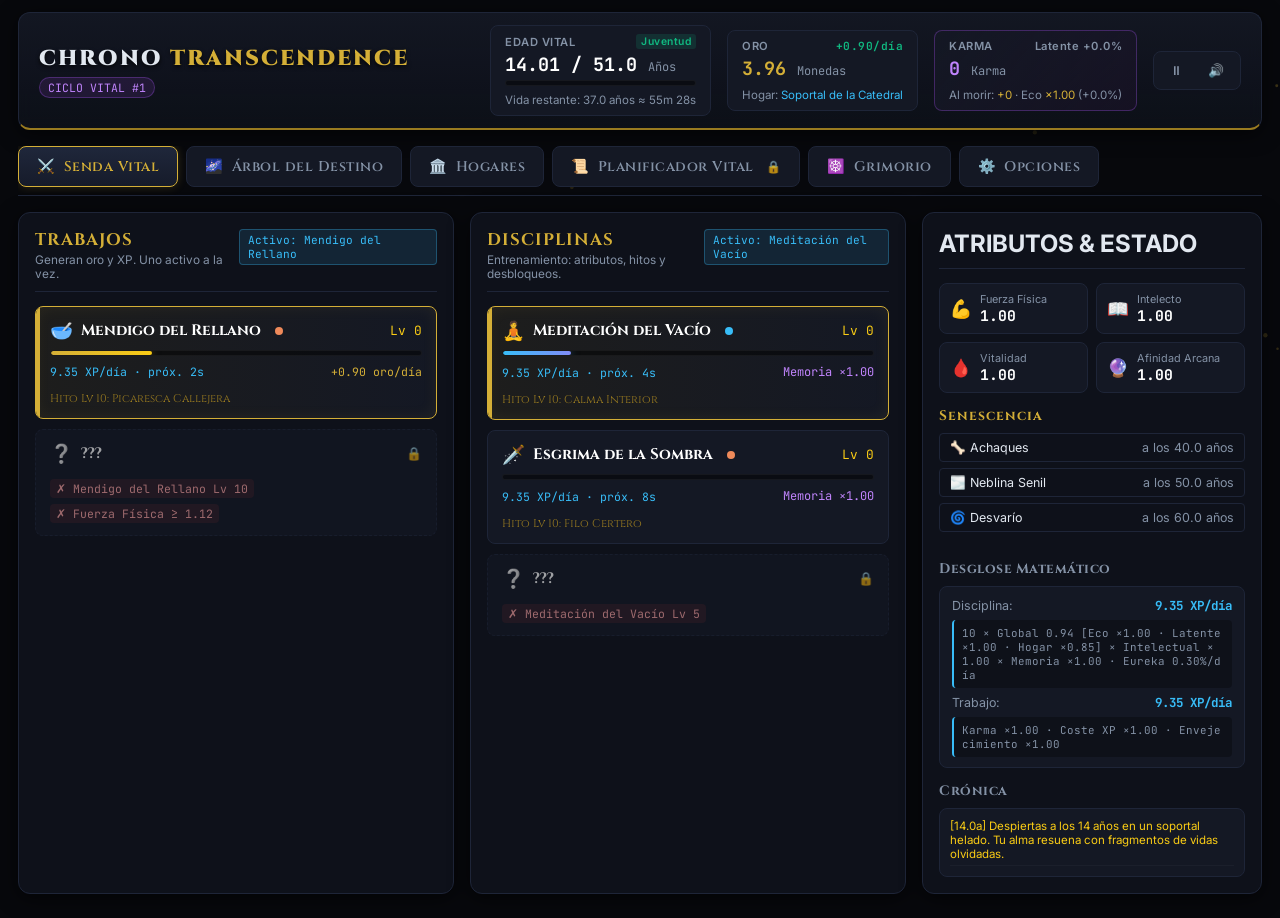
<file: index.html>
<!DOCTYPE html>
<html lang="es">
<head>
  <meta charset="UTF-8">
  <meta name="viewport" content="width=device-width, initial-scale=1.0">
  <title>Chrono Transcendence</title>
  <link rel="preconnect" href="https://fonts.googleapis.com">
  <link rel="preconnect" href="https://fonts.gstatic.com" crossorigin>
  <link href="https://fonts.googleapis.com/css2?family=Cinzel:wght@400;600;700;900&family=Inter:wght@300;400;500;600;700&family=JetBrains+Mono:wght@400;600&display=swap" rel="stylesheet">
  <link rel="stylesheet" href="css/style.css">
</head>
<body class="theme-dark-fantasy">

  <canvas id="ambient-canvas" aria-hidden="true"></canvas>

  <!-- Avisos persistentes (otra pestaña abierta, save dañado, almacenamiento lleno) -->
  <div id="system-banner" class="system-banner hidden" role="alert"></div>

  <div id="app" class="game-container">

    <header class="top-nav">
      <div class="header-branding">
        <h1 class="game-title">CHRONO <span class="gold-text">TRANSCENDENCE</span></h1>
        <div class="cycle-badge" id="reincarnation-badge">Ciclo Vital #1</div>
      </div>

      <div class="vital-stats-cluster">
        <div class="vital-card" data-tooltip="1 año = 90 s reales. Los Achaques físicos y la Neblina Senil llegan con la edad; la Meditación retrasa la Neblina.">
          <div class="vital-label">
            <span>EDAD VITAL</span>
            <span id="mortality-warning" class="status-indicator">Juventud</span>
          </div>
          <div class="vital-value">
            <span id="player-age">14.00</span> / <span id="player-max-age">55.0</span> <span class="vital-unit">Años</span>
          </div>
          <div class="progress-bar-container"><div id="age-progress-bar" class="progress-bar-fill fill-vital"></div></div>
          <div class="sub-hint">Vida restante: <span id="life-remaining">—</span></div>
        </div>

        <div class="vital-card" data-tooltip="Oro acumulado y balance diario (sueldo − alquiler). Si no puedes pagar el alquiler, te desahucian a un hogar inferior.">
          <div class="vital-label">
            <span>ORO</span>
            <span id="net-income-label" class="net-positive">+0.00/día</span>
          </div>
          <div class="vital-value gold-text"><span id="player-gold">0.00</span> <span class="vital-unit">Monedas</span></div>
          <div class="sub-hint">Hogar: <span id="current-housing-name" class="cyan-text">—</span></div>
        </div>

        <div class="vital-card karma-card" data-tooltip="Karma: moneda de prestigio para el Árbol. El Karma sin gastar da 'Karma Latente' (XP extra). El Eco Álmico es un multiplicador global que crece 5–15% por vida si superas tus récords.">
          <div class="vital-label">
            <span>KARMA</span>
            <span class="purple-sparkle" id="latent-karma-label">Latente +0%</span>
          </div>
          <div class="vital-value purple-text"><span id="player-karma">0</span> <span class="vital-unit">Karma</span></div>
          <div class="sub-hint">Al morir: <span id="pending-karma" class="gold-text">+0</span> · Eco <span id="soul-echo" class="gold-text">×1.00</span> (<span id="pending-echo">+0%</span>)</div>
        </div>

        <div class="time-controls">
          <button id="btn-pause" class="btn-time" title="Pausar / reanudar">⏸</button>
          <span id="dev-speed-group" class="dev-speed hidden">
            <button class="btn-time active" data-speed="1">1x</button>
            <button class="btn-time" data-speed="10">10x</button>
            <button class="btn-time" data-speed="100">100x</button>
            <button class="btn-time" data-speed="500">500x</button>
          </span>
          <button id="btn-audio-toggle" class="btn-time" title="Sonido">🔊</button>
        </div>
      </div>
    </header>

    <main class="main-content">
      <nav class="nav-tabs" role="tablist">
        <button class="nav-tab active" data-tab="tab-occupations"><span class="tab-icon">⚔️</span><span>Senda Vital</span></button>
        <button class="nav-tab" data-tab="tab-lattice"><span class="tab-icon">🌌</span><span>Árbol del Destino</span><span id="tree-unspent-badge" class="badge-pill hidden">!</span></button>
        <button class="nav-tab" data-tab="tab-housing"><span class="tab-icon">🏛️</span><span>Hogares</span></button>
        <button class="nav-tab" data-tab="tab-planner"><span class="tab-icon">📜</span><span>Planificador Vital</span><span id="planner-lock" class="lock-icon">🔒</span></button>
        <button class="nav-tab" data-tab="tab-reincarnation"><span class="tab-icon">☸️</span><span>Grimorio</span></button>
        <button class="nav-tab" data-tab="tab-settings"><span class="tab-icon">⚙️</span><span>Opciones</span></button>
      </nav>

      <!-- TAB 1: OCUPACIONES -->
      <section id="tab-occupations" class="tab-pane active">
        <div class="split-columns">
          <div class="column-card">
            <div class="column-header">
              <div class="column-title-wrap">
                <h2>TRABAJOS</h2>
                <p class="column-subtitle">Generan oro y XP. Uno activo a la vez.</p>
              </div>
              <div class="active-badge" id="active-job-indicator">—</div>
            </div>
            <div id="jobs-list" class="cards-stack"></div>
          </div>

          <div class="column-card">
            <div class="column-header">
              <div class="column-title-wrap">
                <h2>DISCIPLINAS</h2>
                <p class="column-subtitle">Entrenamiento: atributos, hitos y desbloqueos.</p>
              </div>
              <div class="active-badge" id="active-skill-indicator">—</div>
            </div>
            <div id="skills-list" class="cards-stack"></div>
          </div>

          <div class="column-card side-info-panel">
            <div class="column-header"><h2>ATRIBUTOS & ESTADO</h2></div>
            <div class="attributes-grid" id="attributes-grid"></div>

            <div class="conditions-panel">
              <h3>Senescencia</h3>
              <div id="conditions-list" class="conditions-list"></div>
            </div>

            <div class="live-math-inspector">
              <h3>Desglose Matemático</h3>
              <div class="math-box">
                <div class="math-row"><span class="math-label">Disciplina:</span><span id="math-xp-rate" class="math-result">0 XP/día</span></div>
                <div id="math-formula-details" class="math-details"></div>
                <div class="math-row"><span class="math-label">Trabajo:</span><span id="math-job-rate" class="math-result">0 XP/día</span></div>
                <div id="math-eta" class="math-details"></div>
              </div>
            </div>

            <div class="chronicle-container">
              <h3>Crónica</h3>
              <div id="chronicle-feed" class="chronicle-feed" aria-live="polite"></div>
            </div>
          </div>
        </div>
      </section>

      <!-- TAB 2: ÁRBOL -->
      <section id="tab-lattice" class="tab-pane">
        <div class="lattice-workspace">
          <div class="canvas-viewport" id="lattice-viewport">
            <canvas id="lattice-canvas"></canvas>
            <div class="lattice-controls-overlay">
              <div class="karma-available-pill"><span>Karma: </span><strong id="lattice-karma-display" class="gold-text">0</strong></div>
              <div class="zoom-buttons">
                <button id="btn-tree-zoom-in" class="btn-icon" title="Acercar">+</button>
                <button id="btn-tree-zoom-out" class="btn-icon" title="Alejar">−</button>
                <button id="btn-tree-recenter" class="btn-icon" title="Centrar">⌖</button>
                <button id="btn-tree-respec" class="btn-tree-action" title="Reembolsar nodos">Purificar</button>
              </div>
              <div class="lattice-search-bar"><input type="text" id="tree-search-input" placeholder="Buscar (Karma, vida, oro, XP…)"></div>
            </div>
            <div class="canvas-hint"><span>Arrastra para mover · Rueda o pellizco para zoom · Toca un nodo para inspeccionarlo</span></div>
          </div>

          <div class="lattice-node-inspector">
            <div class="inspector-empty-state" id="inspector-placeholder">
              <div class="constellation-icon">✨</div>
              <h3>Selecciona una constelación</h3>
              <p>N · Erudición (build Intelectual) · E · Alquimia (economía) · S · Samsara (build Karma Rush) · O · Vida (build Longevidad). Cada rama culmina en un Keystone.</p>
              <p class="dim-text" id="respec-hint"></p>
            </div>
            <div class="inspector-card hidden" id="inspector-details">
              <div class="inspector-header">
                <span id="node-type-badge" class="node-badge minor">Nodo Menor</span>
                <h3 id="node-title">—</h3>
              </div>
              <div class="inspector-flavor" id="node-flavor"></div>
              <div class="inspector-effect-box">
                <span class="effect-header">Efecto permanente:</span>
                <p id="node-effect-text" class="gold-text"></p>
              </div>
              <div class="inspector-requirements" id="node-req-info"></div>
              <div class="inspector-cost-box"><span>Coste:</span><span id="node-cost-display" class="purple-text font-bold"></span></div>
              <button id="btn-allocate-node" class="btn-allocate disabled">Imbuir</button>
            </div>
          </div>
        </div>
      </section>

      <!-- TAB 3: HOGARES -->
      <section id="tab-housing" class="tab-pane">
        <div class="housing-container">
          <div class="section-hero">
            <h2>ALBERGUES & SANTUARIOS</h2>
            <p>Mudarse a un hogar mejor exige una fianza de 30 días de alquiler. Si tu oro no cubre el alquiler diario, te desahucian al hogar inferior. Malvivir al principio es inevitable.</p>
          </div>
          <div id="housing-list" class="housing-grid"></div>
        </div>
      </section>

      <!-- TAB 4: PLANIFICADOR -->
      <section id="tab-planner" class="tab-pane">
        <div class="planner-container">
          <div class="section-hero">
            <h2>PLANIFICADOR VITAL</h2>
            <p>Reglas que se ejecutan solas, en orden, una vez por vida: «cuando ocurra X, haz Y». Persisten entre reencarnaciones. Si la acción aún no es posible (tarea bloqueada, fianza insuficiente), la regla espera.</p>
          </div>

          <div id="planner-locked" class="column-card planner-locked">
            <div class="constellation-icon">🔒</div>
            <h3>Visión aún nublada</h3>
            <p id="planner-locked-text"></p>
          </div>

          <div id="planner-unlocked" class="hidden">
            <div class="column-card">
              <div class="planner-header">
                <h3>Nueva regla <span id="planner-slots" class="dim-text"></span></h3>
                <label class="toggle-row hidden" id="auto-reinc-row">
                  <input type="checkbox" id="auto-reincarnate-toggle"> Reencarnación automática (Rueda del Samsara)
                </label>
              </div>
              <div class="planner-form">
                <span class="planner-word">Cuando</span>
                <select id="rule-cond-type">
                  <option value="age">la edad sea ≥</option>
                  <option value="jobLevel">el trabajo… alcance Lv ≥</option>
                  <option value="skillLevel">la disciplina… alcance Lv ≥</option>
                  <option value="gold">el oro sea ≥</option>
                </select>
                <select id="rule-cond-target" class="hidden"></select>
                <input type="number" id="rule-cond-value" min="0" step="1" value="20">
                <span class="planner-word">→</span>
                <select id="rule-action-type">
                  <option value="job">cambiar trabajo a</option>
                  <option value="skill">cambiar disciplina a</option>
                  <option value="housing">mudarse a</option>
                </select>
                <select id="rule-action-target"></select>
                <button id="btn-add-rule" class="btn-primary">Añadir regla</button>
              </div>
            </div>
            <div class="column-card">
              <h3>Reglas activas</h3>
              <ol id="planner-rules" class="planner-rules"></ol>
            </div>
          </div>
        </div>
      </section>

      <!-- TAB 5: GRIMORIO -->
      <section id="tab-reincarnation" class="tab-pane">
        <div class="reincarnation-hall">
          <div class="section-hero">
            <h2 class="purple-text">EL UMBRAL DE LA TRANSMUTACIÓN</h2>
            <p>La muerte destila la experiencia en Karma y Eco Álmico. Sólo los niveles que superan tus récords alimentan el Eco.</p>
          </div>
          <div class="reincarnation-status-grid">
            <div class="cycle-summary-card">
              <h3>Ciclo actual</h3>
              <ul class="summary-list">
                <li><span>Edad:</span> <strong id="summary-age">—</strong></li>
                <li><span>Niveles totales (récord):</span> <strong id="summary-levels">—</strong></li>
                <li><span>Niveles de récord nuevos:</span> <strong id="summary-records">—</strong></li>
                <li><span>Oro ganado en esta vida:</span> <strong id="summary-total-gold" class="gold-text">—</strong></li>
                <li><span>Karma a heredar:</span> <strong id="summary-karma-gain" class="purple-text">—</strong></li>
                <li><span>Eco Álmico a ganar:</span> <strong id="summary-echo-gain" class="gold-text">—</strong></li>
                <li><span>Tiempo real de esta vida:</span> <strong id="summary-time">—</strong></li>
              </ul>
              <div class="action-block">
                <button id="btn-voluntary-reincarnate" class="btn-danger">Inmolar recipiente (reencarnar ahora)</button>
                <p class="btn-subtext">Reinicia edad, oro, niveles y desbloqueos. Conservas Karma, Eco Álmico, récords y el Árbol.</p>
              </div>
            </div>
            <div class="grimoire-card">
              <h3>Memoria Álmica por tarea</h3>
              <p class="grimoire-desc">Multiplicador = 1 + 0.30 · ln(1 + récord / 5). Logarítmico: cada récord ayuda, ninguno rompe el juego.</p>
              <div id="soul-memory-list" class="memory-chips-stack"></div>
              <h3 class="mt">Vidas recientes</h3>
              <div class="table-wrap"><table class="lives-table"><thead><tr><th>#</th><th>Edad</th><th>Niveles</th><th>Karma</th><th>Eco</th><th>Duración</th></tr></thead><tbody id="lives-table"></tbody></table></div>
            </div>
          </div>
        </div>
      </section>

      <!-- TAB 6: OPCIONES -->
      <section id="tab-settings" class="tab-pane">
        <div class="settings-container">
          <div class="column-card">
            <h2>PERSISTENCIA</h2>
            <div class="settings-group">
              <div class="setting-item"><button id="btn-manual-save" class="btn-primary">💾 Guardar ahora</button><span id="save-status">Guardado automático cada 15 s y al cerrar la pestaña.</span></div>
              <div class="setting-item"><button id="btn-export-save" class="btn-secondary">📋 Exportar partida</button><span>Copia una clave CT2 al portapapeles.</span></div>
              <div class="setting-item"><button id="btn-import-save" class="btn-secondary">📥 Importar partida</button><span>Acepta claves CT2 y del prototipo v1.</span></div>
              <div class="setting-item"><label class="toggle-row"><input type="checkbox" id="toggle-sound" checked> Sonido</label><label class="toggle-row"><input type="checkbox" id="toggle-particles" checked> Partículas de fondo</label></div>
              <div class="setting-item danger-zone"><button id="btn-hard-reset" class="btn-danger">⚠️ Destrucción del alma (reset total)</button><span>Borra todo el progreso para siempre.</span></div>
            </div>
            <p class="dim-text mt">Progreso sin conexión: hasta <strong id="offline-cap">12 h</strong>, al 100%. La simulación se detiene al morir (salvo reencarnación automática).</p>
          </div>
        </div>
      </section>
    </main>
  </div>

  <!-- MODAL: MUERTE -->
  <div id="death-modal" class="modal-overlay hidden" role="dialog" aria-modal="true">
    <div class="modal-box death-tomb">
      <div class="tomb-rune">☠️</div>
      <h2 class="death-title">EL HILO DE LA VIDA SE HA CORTADO</h2>
      <p id="death-cause-text" class="death-cause"></p>
      <div class="death-breakdown">
        <div class="breakdown-stat"><span class="breakdown-label">Niveles cultivados:</span><span id="death-levels-stat" class="breakdown-val">0</span></div>
        <div class="breakdown-stat"><span class="breakdown-label">Niveles de récord:</span><span id="death-records-stat" class="breakdown-val">0</span></div>
        <div class="breakdown-stat"><span class="breakdown-label">Karma cosechado:</span><span id="death-karma-stat" class="breakdown-val purple-text font-bold">+0</span></div>
        <div class="breakdown-stat"><span class="breakdown-label">Eco Álmico:</span><span id="death-memory-stat" class="breakdown-val gold-text">+0%</span></div>
      </div>
      <p class="death-quote">"El recipiente caduca, pero el alma retiene cada gota de dolor y sabiduría."</p>
      <p class="dim-text">Consejo: puedes purificar el Árbol gratis ahora o durante el primer año de la próxima vida.</p>
      <div class="modal-actions">
        <button id="btn-modal-tree" class="btn-secondary">Visitar el Árbol</button>
        <button id="btn-modal-reincarnate" class="btn-reincarnate-action">Trascender</button>
      </div>
    </div>
  </div>

  <!-- MODAL: INFORME OFFLINE -->
  <div id="offline-modal" class="modal-overlay hidden" role="dialog" aria-modal="true">
    <div class="modal-box">
      <h2 class="gold-text">Sueño Cósmico</h2>
      <div id="offline-report" class="offline-report"></div>
      <button id="btn-offline-close" class="btn-primary">Continuar</button>
    </div>
  </div>

  <div id="eureka-container" class="eureka-container"></div>

  <div id="global-tooltip" class="global-tooltip hidden" role="tooltip">
    <div id="tooltip-title" class="tooltip-title"></div>
    <div id="tooltip-body" class="tooltip-body"></div>
    <div id="tooltip-formula" class="tooltip-formula"></div>
  </div>

  <!-- Orden de carga: núcleo puro → contenido → sistemas → UI → motor -->
  <script src="js/utils.js"></script>
  <script src="js/config.js"></script>
  <script src="js/data.js"></script>
  <script src="js/lattice-data.js"></script>
  <script src="js/state.js"></script>
  <script src="js/formulas.js"></script>
  <script src="js/simulation.js"></script>
  <script src="js/save.js"></script>
  <script src="js/audio.js"></script>
  <script src="js/tree.js"></script>
  <script src="js/ui.js"></script>
  <script src="js/engine.js"></script>
</body>
</html>
</file>
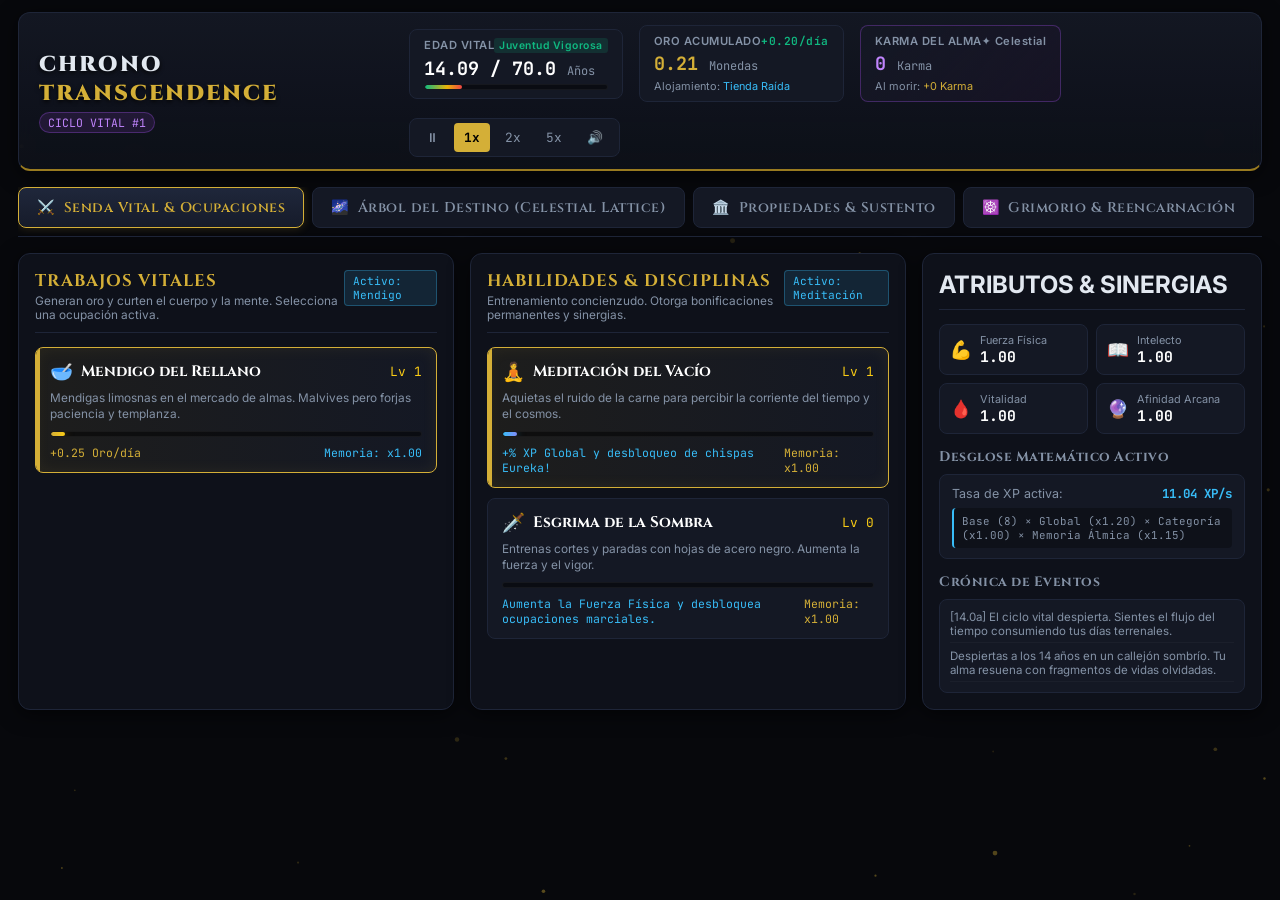
<file: _original_v1/index.html>
<!DOCTYPE html>
<html lang="es">
<head>
  <meta charset="UTF-8">
  <meta name="viewport" content="width=device-width, initial-scale=1.0">
  <title>Chrono Transcendence — Idle Dark Fantasy RPG</title>
  <link rel="stylesheet" href="css/style.css">
  <link rel="preconnect" href="https://fonts.googleapis.com">
  <link rel="preconnect" href="https://fonts.gstatic.com" crossorigin>
  <link href="https://fonts.googleapis.com/css2?family=Cinzel:wght@400;600;700;900&family=Cinzel+Decorative:wght@700&family=Inter:wght@300;400;500;600;700&family=JetBrains+Mono:wght@400;600&display=swap" rel="stylesheet">
</head>
<body class="theme-dark-fantasy">

  <!-- Floating particles background canvas -->
  <canvas id="ambient-canvas"></canvas>

  <div id="app" class="game-container">
    
    <!-- TOP BAR: Vital Status, Time, Resources & Prestige Indicators -->
    <header class="top-nav">
      <div class="header-branding">
        <h1 class="game-title">CHRONO <span class="gold-text">TRANSCENDENCE</span></h1>
        <div class="cycle-badge" id="reincarnation-badge">Ciclo Vital #1</div>
      </div>

      <div class="vital-stats-cluster">
        <!-- Age & Mortality -->
        <div class="vital-card" id="age-vital-card" data-tooltip="La arena de la vida cae implacable. A partir de los 45 años sufrirás achaques de senescencia a menos que desarrolles alquimia o longevidad.">
          <div class="vital-label">
            <span>EDAD VITAL</span>
            <span id="mortality-warning" class="status-indicator">Saludable</span>
          </div>
          <div class="vital-value">
            <span id="player-age">14.00</span> / <span id="player-max-age">70.0</span> <span class="vital-unit">Años</span>
          </div>
          <div class="progress-bar-container">
            <div id="age-progress-bar" class="progress-bar-fill fill-vital"></div>
          </div>
        </div>

        <!-- Gold & Net Balance -->
        <div class="vital-card" id="gold-card" data-tooltip="Tus reservas de oro y el balance neto diario tras deducir gastos de alojamiento y sustento.">
          <div class="vital-label">
            <span>ORO ACUMULADO</span>
            <span id="net-income-label" class="net-positive">+0.00/día</span>
          </div>
          <div class="vital-value gold-text">
            <span id="player-gold">0.00</span> <span class="vital-unit">Monedas</span>
          </div>
          <div class="housing-badge">
            Alojamiento: <span id="current-housing-name" class="cyan-text">Tienda Raída</span>
          </div>
        </div>

        <!-- Karma Essence (Prestige Currency) -->
        <div class="vital-card karma-card" id="karma-card" data-tooltip="Puntos de Karma estelar obtenidos tras la muerte y reencarnación. Se usan para imbuir nodos permanentes en el Árbol del Destino.">
          <div class="vital-label">
            <span>KARMA DEL ALMA</span>
            <span class="purple-sparkle">✦ Celestial</span>
          </div>
          <div class="vital-value purple-text">
            <span id="player-karma">0</span> <span class="vital-unit">Karma</span>
          </div>
          <div class="pending-karma-hint">
            Al morir: <span id="pending-karma" class="gold-text">+0 Karma</span>
          </div>
        </div>

        <!-- Time Control / Speed -->
        <div class="time-controls">
          <button id="btn-pause" class="btn-time" title="Pausar / Reanudar flujo temporal">⏸</button>
          <button id="btn-speed-1" class="btn-time active" data-speed="1">1x</button>
          <button id="btn-speed-2" class="btn-time" data-speed="2">2x</button>
          <button id="btn-speed-5" class="btn-time" data-speed="5">5x</button>
          <button id="btn-audio-toggle" class="btn-time" title="Silenciar / Activar Sonido Sintetizado">🔊</button>
        </div>
      </div>
    </header>

    <!-- MAIN INTERACTION AREA: 3 Columns Layout or Tab Navigation -->
    <main class="main-content">
      
      <!-- NAVIGATION TABS -->
      <nav class="nav-tabs">
        <button class="nav-tab active" data-tab="tab-occupations">
          <span class="tab-icon">⚔️</span>
          <span>Senda Vital & Ocupaciones</span>
        </button>
        <button class="nav-tab" data-tab="tab-lattice">
          <span class="tab-icon">🌌</span>
          <span>Árbol del Destino (Celestial Lattice)</span>
          <span id="tree-unspent-badge" class="badge-pill hidden">0</span>
        </button>
        <button class="nav-tab" data-tab="tab-housing">
          <span class="tab-icon">🏛️</span>
          <span>Propiedades & Sustento</span>
        </button>
        <button class="nav-tab" data-tab="tab-reincarnation">
          <span class="tab-icon">☸️</span>
          <span>Grimorio & Reencarnación</span>
        </button>
        <button class="nav-tab" data-tab="tab-settings">
          <span class="tab-icon">⚙️</span>
          <span>Opciones & Datos</span>
        </button>
      </nav>

      <!-- TAB 1: OCCUPATIONS & SKILLS -->
      <section id="tab-occupations" class="tab-pane active">
        <div class="split-columns">
          
          <!-- JOBS COLUMN -->
          <div class="column-card">
            <div class="column-header">
              <div class="column-title-wrap">
                <h2>TRABAJOS VITALES</h2>
                <p class="column-subtitle">Generan oro y curten el cuerpo y la mente. Selecciona una ocupación activa.</p>
              </div>
              <div class="active-badge" id="active-job-indicator">Activo: Mendigo</div>
            </div>

            <div id="jobs-list" class="cards-stack">
              <!-- Dynamically populated by engine.js -->
            </div>
          </div>

          <!-- SKILLS COLUMN -->
          <div class="column-card">
            <div class="column-header">
              <div class="column-title-wrap">
                <h2>HABILIDADES & DISCIPLINAS</h2>
                <p class="column-subtitle">Entrenamiento concienzudo. Otorga bonificaciones permanentes y sinergias.</p>
              </div>
              <div class="active-badge" id="active-skill-indicator">Activo: Meditación</div>
            </div>

            <div id="skills-list" class="cards-stack">
              <!-- Dynamically populated by engine.js -->
            </div>
          </div>

          <!-- SUMMARY & REAL-TIME MULTIPLIER BREAKDOWN COLUMN -->
          <div class="column-card side-info-panel">
            <div class="column-header">
              <h2>ATRIBUTOS & SINERGIAS</h2>
            </div>
            
            <div class="attributes-grid">
              <div class="attr-box" id="attr-str">
                <span class="attr-icon">💪</span>
                <div class="attr-meta">
                  <span class="attr-name">Fuerza Física</span>
                  <span class="attr-val" id="val-str">1.00</span>
                </div>
              </div>
              <div class="attr-box" id="attr-int">
                <span class="attr-icon">📖</span>
                <div class="attr-meta">
                  <span class="attr-name">Intelecto</span>
                  <span class="attr-val" id="val-int">1.00</span>
                </div>
              </div>
              <div class="attr-box" id="attr-vit">
                <span class="attr-icon">🩸</span>
                <div class="attr-meta">
                  <span class="attr-name">Vitalidad</span>
                  <span class="attr-val" id="val-vit">1.00</span>
                </div>
              </div>
              <div class="attr-box" id="attr-arc">
                <span class="attr-icon">🔮</span>
                <div class="attr-meta">
                  <span class="attr-name">Afinidad Arcana</span>
                  <span class="attr-val" id="val-arc">1.00</span>
                </div>
              </div>
            </div>

            <div class="live-math-inspector">
              <h3>Desglose Matemático Activo</h3>
              <div id="live-math-content" class="math-box">
                <div class="math-row">
                  <span class="math-label">Tasa de XP activa:</span>
                  <span id="math-xp-rate" class="math-result">0.00 XP/s</span>
                </div>
                <div id="math-formula-details" class="math-details">
                  Base * Multiplicadores
                </div>
              </div>
            </div>

            <!-- CHRONICLE LOG -->
            <div class="chronicle-container">
              <h3>Crónica de Eventos</h3>
              <div id="chronicle-feed" class="chronicle-feed">
                <div class="chronicle-entry">Despiertas a los 14 años en un callejón sombrío. Tu alma resuena con fragmentos de vidas olvidadas.</div>
              </div>
            </div>
          </div>

        </div>
      </section>

      <!-- TAB 2: CELESTIAL LATTICE (POE-STYLE INTERACTIVE CANVAS TREE) -->
      <section id="tab-lattice" class="tab-pane">
        <div class="lattice-workspace">
          
          <!-- LATTICE CANVAS CONTAINER -->
          <div class="canvas-viewport" id="lattice-viewport">
            <canvas id="lattice-canvas"></canvas>

            <!-- Floating Viewport Controls -->
            <div class="lattice-controls-overlay">
              <div class="karma-available-pill">
                <span>Karma Disponible: </span>
                <strong id="lattice-karma-display" class="gold-text">0</strong>
              </div>
              <div class="zoom-buttons">
                <button id="btn-tree-zoom-in" class="btn-icon" title="Acercar (Zoom In)">+</button>
                <button id="btn-tree-zoom-out" class="btn-icon" title="Alejar (Zoom Out)">−</button>
                <button id="btn-tree-recenter" class="btn-icon" title="Centrar Árbol">⌖</button>
                <button id="btn-tree-respec" class="btn-tree-action" title="Reembolsar todos los nodos">Reiniciar Nodos</button>
              </div>
              <div class="lattice-search-bar">
                <input type="text" id="tree-search-input" placeholder="Buscar nodo (ej: Longevidad, Karma, Fuerza)...">
              </div>
            </div>

            <!-- Mini guide hint -->
            <div class="canvas-hint">
              <span>🖱️ Arrastra para explorar • Rueda del ratón para Zoom • Clic en nodo para imbuir</span>
            </div>
          </div>

          <!-- NODE INSPECTOR SIDE PANEL -->
          <div class="lattice-node-inspector" id="node-inspector">
            <div class="inspector-empty-state" id="inspector-placeholder">
              <div class="constellation-icon">✨</div>
              <h3>Selecciona una Constelación</h3>
              <p>Haz clic en cualquier nodo del firmamento para examinar sus secretos arcanos, requisitos e imbuirlo con Karma.</p>
            </div>

            <div class="inspector-card hidden" id="inspector-details">
              <div class="inspector-header">
                <span id="node-type-badge" class="node-badge minor">Nodo Menor</span>
                <h3 id="node-title">Nombre del Nodo</h3>
              </div>
              <div class="inspector-flavor" id="node-flavor">Texto de ambientación...</div>
              <div class="inspector-effect-box">
                <span class="effect-header">Efecto Permanente:</span>
                <p id="node-effect-text" class="gold-text">+10% XP</p>
              </div>
              <div class="inspector-requirements" id="node-req-info">
                <span>Requisitos: Conectado a nodo activado</span>
              </div>
              <div class="inspector-cost-box">
                <span>Coste de Imbuición:</span>
                <span id="node-cost-display" class="purple-text font-bold">5 Karma</span>
              </div>
              <button id="btn-allocate-node" class="btn-allocate disabled">Imbuir con Karma</button>
            </div>
          </div>

        </div>
      </section>

      <!-- TAB 3: HOUSING & EXPENSES -->
      <section id="tab-housing" class="tab-pane">
        <div class="housing-container">
          <div class="section-hero">
            <h2>ALBERGUES, TIERRAS & SANTUARIOS</h2>
            <p>Un cuerpo desgastado en la intemperie envejece con rapidez. Mejora tu refugio para acelerar la regeneración, retrasar la vejez y potenciar tu aprendizaje diario a cambio de un tributo de oro.</p>
          </div>

          <div id="housing-list" class="housing-grid">
            <!-- Dynamically populated -->
          </div>
        </div>
      </section>

      <!-- TAB 4: REINCARNATION & GRIMOIRE -->
      <section id="tab-reincarnation" class="tab-pane">
        <div class="reincarnation-hall">
          <div class="section-hero">
            <h2 class="purple-text">EL UMBRAL DE LA TRANSMUTACIÓN DEL ALMA</h2>
            <p>La muerte no es el fin, sino la destilación de la experiencia terrenal en Esencia Kármica pura.</p>
          </div>

          <div class="reincarnation-status-grid">
            <div class="cycle-summary-card">
              <h3>Tu Ciclo Actual</h3>
              <ul class="summary-list">
                <li><span>Años vividos:</span> <strong id="summary-age">14.0</strong></li>
                <li><span>Nivel más alto de Trabajo:</span> <strong id="summary-highest-job">Mendigo (Lv 0)</strong></li>
                <li><span>Nivel más alto de Disciplina:</span> <strong id="summary-highest-skill">Meditación (Lv 0)</strong></li>
                <li><span>Oro generado histórico:</span> <strong id="summary-total-gold" class="gold-text">0.00</strong></li>
                <li><span>Puntos de Karma a heredar:</span> <strong id="summary-karma-gain" class="purple-text">+0 Karma</strong></li>
              </ul>
              
              <div class="action-block">
                <button id="btn-voluntary-reincarnate" class="btn-danger">
                  Inmolar Recipiente Mortal (Reencarnar Ahora)
                </button>
                <p class="btn-subtext">Reinicia edad, oro, trabajos y habilidades, pero conserva tus multiplicadores de aprendizaje y te entrega el Karma acumulado.</p>
              </div>
            </div>

            <div class="grimoire-card">
              <h3>Multiplicadores de Memoria Álmica</h3>
              <p class="grimoire-desc">Cada nivel alcanzado en vidas previas otorga un multiplicador pasivo permanente para siempre acelerar las vidas posteriores.</p>
              <div id="soul-memory-list" class="memory-chips-stack">
                <!-- Dynamically populated -->
              </div>
            </div>
          </div>
        </div>
      </section>

      <!-- TAB 5: SETTINGS & DATA -->
      <section id="tab-settings" class="tab-pane">
        <div class="settings-container">
          <div class="column-card">
            <h2>GESTIÓN DEL DESTINO Y PERSISTENCIA</h2>
            <div class="settings-group">
              <div class="setting-item">
                <button id="btn-manual-save" class="btn-primary">💾 Guardar Partida Inmediatamente</button>
                <span>El juego guarda automáticamente cada 10 segundos en localStorage.</span>
              </div>
              <div class="setting-item">
                <button id="btn-export-save" class="btn-secondary">📋 Exportar Partida (Base64)</button>
                <span>Genera una clave cifrada de guardado para trasladar a otro navegador.</span>
              </div>
              <div class="setting-item">
                <button id="btn-import-save" class="btn-secondary">📥 Importar Partida</button>
                <span>Cargar partida guardada desde texto codificado.</span>
              </div>
              <div class="setting-item danger-zone">
                <button id="btn-hard-reset" class="btn-danger">⚠️ Destrucción del Alma (Hard Reset)</button>
                <span>Borra todo el progreso, Karma y memoria álmica para siempre.</span>
              </div>
            </div>
          </div>
        </div>
      </section>

    </main>
  </div>

  <!-- MODAL: DEATH SCREEN (TRANSITION TO PRESTIGE) -->
  <div id="death-modal" class="modal-overlay hidden">
    <div class="modal-box death-tomb">
      <div class="tomb-rune">☠️</div>
      <h2 class="death-title">EL HILO DE LA VIDA SE HA CORTADO</h2>
      <p id="death-cause-text" class="death-cause">Tu cuerpo ha sucumbido al paso implacable de los años a los 70 años.</p>

      <div class="death-breakdown">
        <div class="breakdown-stat">
          <span class="breakdown-label">Niveles Totales Cultivados:</span>
          <span id="death-levels-stat" class="breakdown-val">0</span>
        </div>
        <div class="breakdown-stat">
          <span class="breakdown-label">Esencia de Karma Cosechada:</span>
          <span id="death-karma-stat" class="breakdown-val purple-text font-bold">+0 Karma</span>
        </div>
        <div class="breakdown-stat">
          <span class="breakdown-label">Memoria Álmica Consolidada:</span>
          <span id="death-memory-stat" class="breakdown-val gold-text">+0% Velocidad</span>
        </div>
      </div>

      <p class="death-quote">"El recipiente caduca, pero el alma retiene cada gota de dolor y sabiduría."</p>

      <button id="btn-modal-reincarnate" class="btn-reincarnate-action">
        Trascender hacia una Nueva Encarnación
      </button>
    </div>
  </div>

  <!-- FLOATING EUREKA CRITICAL NUMBERS CONTAINER -->
  <div id="eureka-container" class="eureka-container"></div>

  <!-- UNIVERSAL TOOLTIP ELEMENT -->
  <div id="global-tooltip" class="global-tooltip hidden">
    <div id="tooltip-title" class="tooltip-title">Título</div>
    <div id="tooltip-body" class="tooltip-body">Cuerpo</div>
    <div id="tooltip-formula" class="tooltip-formula"></div>
  </div>

  <!-- GAME LOGIC SCRIPTS -->
  <script src="js/audio.js"></script>
  <script src="js/data.js"></script>
  <script src="js/tree.js"></script>
  <script src="js/engine.js"></script>
</body>
</html>
</file>
<file: css/style.css>
/* ==========================================================================
   CHRONO TRANSCENDENCE — DARK FANTASY STYLESHEET
   Aesthetic: Obsidian, Arcane Violet, Solar Gold, Celestial Cyan
   ========================================================================== */

:root {
  --bg-abyss: #07080c;
  --bg-surface: #0e111a;
  --bg-card: #141824;
  --bg-card-hover: #1b2132;
  --bg-elevated: #21293e;

  --border-subtle: #1e2538;
  --border-medium: #2a344e;
  --border-glow-gold: rgba(212, 175, 55, 0.4);
  --border-glow-purple: rgba(168, 85, 247, 0.4);

  --color-gold: #d4af37;
  --color-gold-bright: #facc15;
  --color-gold-dim: #997b20;
  
  --color-cyan: #38bdf8;
  --color-purple: #a855f7;
  --color-purple-bright: #c084fc;
  --color-crimson: #ef4444;
  --color-emerald: #10b981;

  --text-main: #e2e8f0;
  --text-muted: #8492a6;
  --text-dim: #4b5563;

  --font-serif: 'Cinzel', serif;
  --font-display: 'Cinzel Decorative', cursive;
  --font-sans: 'Inter', system-ui, -apple-system, sans-serif;
  --font-mono: 'JetBrains Mono', monospace;

  --radius-sm: 4px;
  --radius-md: 8px;
  --radius-lg: 12px;
  --radius-full: 9999px;

  --shadow-card: 0 4px 20px rgba(0, 0, 0, 0.6);
  --shadow-glow: 0 0 15px rgba(212, 175, 55, 0.25);
  --shadow-purple: 0 0 15px rgba(168, 85, 247, 0.3);
}

* {
  box-sizing: border-box;
  margin: 0;
  padding: 0;
  user-select: none;
}

body.theme-dark-fantasy {
  background-color: var(--bg-abyss);
  color: var(--text-main);
  font-family: var(--font-sans);
  min-height: 100vh;
  overflow-x: hidden;
  position: relative;
}

/* Background Ambient Canvas */
#ambient-canvas {
  position: fixed;
  top: 0;
  left: 0;
  width: 100vw;
  height: 100vh;
  pointer-events: none;
  z-index: 0;
  opacity: 0.6;
}

/* Main Container */
.game-container {
  position: relative;
  z-index: 1;
  display: flex;
  flex-direction: column;
  min-height: 100vh;
  max-width: 1600px;
  margin: 0 auto;
  padding: 12px 18px 24px;
}

/* ==========================================================================
   TOP BAR / HEADER
   ========================================================================== */
.top-nav {
  display: flex;
  align-items: center;
  justify-content: space-between;
  gap: 20px;
  background: linear-gradient(180deg, rgba(20, 24, 36, 0.95) 0%, rgba(14, 17, 26, 0.85) 100%);
  border: 1px solid var(--border-subtle);
  border-bottom: 2px solid var(--color-gold-dim);
  border-radius: var(--radius-lg);
  padding: 12px 20px;
  margin-bottom: 16px;
  box-shadow: var(--shadow-card);
  backdrop-filter: blur(8px);
}

.header-branding {
  display: flex;
  flex-direction: column;
  gap: 4px;
}

.game-title {
  font-family: var(--font-serif);
  font-size: 1.35rem;
  font-weight: 900;
  letter-spacing: 2px;
  color: var(--text-main);
  text-shadow: 0 2px 4px rgba(0, 0, 0, 0.8);
}

.cycle-badge {
  display: inline-block;
  align-self: flex-start;
  font-family: var(--font-mono);
  font-size: 0.72rem;
  color: var(--color-purple-bright);
  background: rgba(168, 85, 247, 0.12);
  border: 1px solid rgba(168, 85, 247, 0.3);
  padding: 2px 8px;
  border-radius: var(--radius-full);
  text-transform: uppercase;
}

.vital-stats-cluster {
  display: flex;
  align-items: center;
  gap: 16px;
  flex-wrap: wrap;
}

.vital-card {
  background: var(--bg-card);
  border: 1px solid var(--border-subtle);
  border-radius: var(--radius-md);
  padding: 8px 14px;
  min-width: 170px;
  display: flex;
  flex-direction: column;
  gap: 3px;
  transition: border-color 0.2s, box-shadow 0.2s;
  cursor: help;
}

.vital-card:hover {
  border-color: var(--border-medium);
  box-shadow: 0 2px 10px rgba(0, 0, 0, 0.4);
}

.vital-card.karma-card {
  border-color: rgba(168, 85, 247, 0.3);
  background: linear-gradient(135deg, rgba(20, 24, 36, 1) 0%, rgba(30, 20, 45, 0.5) 100%);
}

.vital-label {
  display: flex;
  justify-content: space-between;
  align-items: center;
  font-size: 0.7rem;
  font-weight: 600;
  letter-spacing: 0.5px;
  color: var(--text-muted);
}

.status-indicator {
  font-size: 0.65rem;
  padding: 1px 5px;
  border-radius: 3px;
  background: rgba(16, 185, 129, 0.15);
  color: var(--color-emerald);
}

.status-indicator.aging-warning {
  background: rgba(239, 68, 68, 0.2);
  color: var(--color-crimson);
  animation: pulse-warn 1.5s infinite alternate;
}

@keyframes pulse-warn {
  0% { opacity: 0.7; }
  100% { opacity: 1; }
}

.vital-value {
  font-family: var(--font-mono);
  font-size: 1.15rem;
  font-weight: 700;
  color: #fff;
}

.vital-unit {
  font-size: 0.75rem;
  color: var(--text-muted);
  font-weight: 400;
}

.net-positive {
  color: var(--color-emerald);
  font-family: var(--font-mono);
  font-size: 0.7rem;
}

.net-negative {
  color: var(--color-crimson);
  font-family: var(--font-mono);
  font-size: 0.7rem;
}

.housing-badge, .pending-karma-hint {
  font-size: 0.68rem;
  color: var(--text-muted);
}

.time-controls {
  display: flex;
  align-items: center;
  gap: 5px;
  background: var(--bg-card);
  padding: 4px 6px;
  border-radius: var(--radius-md);
  border: 1px solid var(--border-subtle);
}

.btn-time {
  background: transparent;
  border: 1px solid transparent;
  color: var(--text-muted);
  font-family: var(--font-mono);
  font-size: 0.8rem;
  padding: 5px 9px;
  border-radius: var(--radius-sm);
  cursor: pointer;
  transition: all 0.15s;
}

.btn-time:hover {
  color: #fff;
  background: var(--bg-card-hover);
}

.btn-time.active {
  background: var(--color-gold);
  color: #000;
  font-weight: 700;
}

/* ==========================================================================
   NAVIGATION TABS
   ========================================================================== */
.nav-tabs {
  display: flex;
  gap: 8px;
  margin-bottom: 16px;
  border-bottom: 1px solid var(--border-subtle);
  padding-bottom: 8px;
  overflow-x: auto;
}

.nav-tab {
  background: var(--bg-card);
  border: 1px solid var(--border-subtle);
  color: var(--text-muted);
  font-family: var(--font-serif);
  font-size: 0.88rem;
  font-weight: 600;
  letter-spacing: 0.5px;
  padding: 10px 18px;
  border-radius: var(--radius-md);
  cursor: pointer;
  display: flex;
  align-items: center;
  gap: 8px;
  transition: all 0.2s;
  white-space: nowrap;
  position: relative;
}

.nav-tab:hover {
  background: var(--bg-card-hover);
  color: var(--text-main);
  border-color: var(--border-medium);
}

.nav-tab.active {
  background: linear-gradient(180deg, #1f273b 0%, #161b2a 100%);
  color: var(--color-gold);
  border-color: var(--color-gold);
  box-shadow: 0 0 10px rgba(212, 175, 55, 0.2);
}

.badge-pill {
  background: var(--color-purple);
  color: #fff;
  font-family: var(--font-mono);
  font-size: 0.68rem;
  padding: 1px 6px;
  border-radius: var(--radius-full);
  font-weight: 700;
}

.hidden {
  display: none !important;
}

/* ==========================================================================
   TAB PANES & LAYOUTS
   ========================================================================== */
.tab-pane {
  display: none;
  animation: fadeIn 0.25s ease-out;
}

.tab-pane.active {
  display: block;
}

@keyframes fadeIn {
  from { opacity: 0; transform: translateY(4px); }
  to { opacity: 1; transform: translateY(0); }
}

.split-columns {
  display: grid;
  grid-template-columns: 1fr 1fr 340px;
  gap: 16px;
}

@media (max-width: 1200px) {
  .split-columns {
    grid-template-columns: 1fr 1fr;
  }
  .side-info-panel {
    grid-column: span 2;
  }
}

@media (max-width: 768px) {
  .split-columns {
    grid-template-columns: 1fr;
  }
  .side-info-panel {
    grid-column: span 1;
  }
}

.column-card {
  background: var(--bg-surface);
  border: 1px solid var(--border-subtle);
  border-radius: var(--radius-lg);
  padding: 16px;
  box-shadow: var(--shadow-card);
  display: flex;
  flex-direction: column;
  gap: 14px;
}

.column-header {
  display: flex;
  justify-content: space-between;
  align-items: flex-start;
  border-bottom: 1px solid var(--border-subtle);
  padding-bottom: 10px;
}

.column-title-wrap h2 {
  font-family: var(--font-serif);
  font-size: 1.05rem;
  letter-spacing: 1px;
  color: var(--color-gold);
}

.column-subtitle {
  font-size: 0.74rem;
  color: var(--text-muted);
  margin-top: 2px;
}

.active-badge {
  font-family: var(--font-mono);
  font-size: 0.7rem;
  padding: 3px 8px;
  border-radius: var(--radius-sm);
  background: rgba(56, 189, 248, 0.12);
  border: 1px solid rgba(56, 189, 248, 0.3);
  color: var(--color-cyan);
}

/* ==========================================================================
   OCCUPATION & SKILL CARDS
   ========================================================================== */
.cards-stack {
  display: flex;
  flex-direction: column;
  gap: 10px;
}

.task-card {
  background: var(--bg-card);
  border: 1px solid var(--border-subtle);
  border-radius: var(--radius-md);
  padding: 12px 14px;
  display: flex;
  flex-direction: column;
  gap: 8px;
  cursor: pointer;
  transition: all 0.2s ease;
  position: relative;
  overflow: hidden;
}

.task-card:hover {
  background: var(--bg-card-hover);
  border-color: var(--border-medium);
}

.task-card.active-task {
  border-color: var(--color-gold);
  background: linear-gradient(90deg, rgba(212, 175, 55, 0.08) 0%, rgba(20, 24, 36, 1) 100%);
  box-shadow: inset 0 0 15px rgba(212, 175, 55, 0.08);
}

.task-card.active-task::before {
  content: '';
  position: absolute;
  left: 0;
  top: 0;
  bottom: 0;
  width: 4px;
  background: var(--color-gold);
}

/* Breakpoint milestones glowing aura */
.task-card.mastery-tier-1 {
  border-color: rgba(56, 189, 248, 0.5);
}
.task-card.mastery-tier-2 {
  border-color: rgba(168, 85, 247, 0.6);
  box-shadow: 0 0 8px rgba(168, 85, 247, 0.2);
}
.task-card.mastery-tier-3 {
  border-color: var(--color-gold);
  box-shadow: 0 0 12px rgba(212, 175, 55, 0.35);
}

.task-card-header {
  display: flex;
  justify-content: space-between;
  align-items: center;
}

.task-title-wrap {
  display: flex;
  align-items: center;
  gap: 8px;
}

.task-icon {
  font-size: 1.15rem;
}

.task-name {
  font-family: var(--font-serif);
  font-size: 0.95rem;
  font-weight: 700;
  color: #fff;
}

.task-level-badge {
  font-family: var(--font-mono);
  font-size: 0.8rem;
  color: var(--color-gold-bright);
}

.task-desc {
  font-size: 0.74rem;
  color: var(--text-muted);
  line-height: 1.35;
}

.task-yields {
  display: flex;
  justify-content: space-between;
  align-items: center;
  font-size: 0.72rem;
  font-family: var(--font-mono);
  color: var(--text-muted);
}

.yield-income {
  color: var(--color-gold);
}

.yield-rate {
  color: var(--color-cyan);
}

/* ==========================================================================
   PROGRESS BARS
   ========================================================================== */
.progress-bar-container {
  width: 100%;
  height: 6px;
  background: rgba(0, 0, 0, 0.5);
  border-radius: var(--radius-full);
  overflow: hidden;
  position: relative;
  border: 1px solid rgba(255, 255, 255, 0.05);
}

.progress-bar-fill {
  height: 100%;
  width: 0%;
  border-radius: var(--radius-full);
  transition: width 0.1s linear;
}

.fill-job {
  background: linear-gradient(90deg, #d4af37 0%, #facc15 100%);
  box-shadow: 0 0 8px rgba(212, 175, 55, 0.5);
}

.fill-skill {
  background: linear-gradient(90deg, #38bdf8 0%, #818cf8 100%);
  box-shadow: 0 0 8px rgba(56, 189, 248, 0.5);
}

.fill-vital {
  background: linear-gradient(90deg, #10b981 0%, #eab308 60%, #ef4444 100%);
}

/* ==========================================================================
   ATTRIBUTES & LIVE MATHEMATICS
   ========================================================================== */
.attributes-grid {
  display: grid;
  grid-template-columns: 1fr 1fr;
  gap: 8px;
}

.attr-box {
  background: var(--bg-card);
  border: 1px solid var(--border-subtle);
  border-radius: var(--radius-md);
  padding: 8px 10px;
  display: flex;
  align-items: center;
  gap: 8px;
}

.attr-icon {
  font-size: 1.1rem;
}

.attr-meta {
  display: flex;
  flex-direction: column;
}

.attr-name {
  font-size: 0.68rem;
  color: var(--text-muted);
}

.attr-val {
  font-family: var(--font-mono);
  font-size: 0.92rem;
  font-weight: 700;
  color: #fff;
}

.live-math-inspector h3, .chronicle-container h3 {
  font-family: var(--font-serif);
  font-size: 0.85rem;
  letter-spacing: 0.5px;
  color: var(--text-muted);
  margin-bottom: 8px;
}

.math-box {
  background: var(--bg-card);
  border: 1px solid var(--border-subtle);
  border-radius: var(--radius-md);
  padding: 10px 12px;
  display: flex;
  flex-direction: column;
  gap: 6px;
}

.math-row {
  display: flex;
  justify-content: space-between;
  align-items: center;
  font-size: 0.78rem;
}

.math-label {
  color: var(--text-muted);
}

.math-result {
  font-family: var(--font-mono);
  font-weight: 700;
  color: var(--color-cyan);
}

.math-details {
  font-family: var(--font-mono);
  font-size: 0.68rem;
  color: var(--text-muted);
  background: rgba(0, 0, 0, 0.3);
  padding: 6px 8px;
  border-radius: var(--radius-sm);
  border-left: 2px solid var(--color-cyan);
  white-space: pre-wrap;
  word-break: break-all;
}

.chronicle-feed {
  background: var(--bg-card);
  border: 1px solid var(--border-subtle);
  border-radius: var(--radius-md);
  padding: 10px;
  max-height: 180px;
  overflow-y: auto;
  display: flex;
  flex-direction: column;
  gap: 6px;
  font-size: 0.72rem;
}

.chronicle-entry {
  color: var(--text-muted);
  border-bottom: 1px solid rgba(255, 255, 255, 0.03);
  padding-bottom: 4px;
}

.chronicle-entry.highlight {
  color: var(--color-gold-bright);
}

/* ==========================================================================
   TAB 2: CELESTIAL LATTICE (CANVAS INTERACTIVE TREE)
   ========================================================================== */
.lattice-workspace {
  display: grid;
  grid-template-columns: 1fr 340px;
  gap: 16px;
  height: calc(100vh - 190px);
  min-height: 580px;
}

@media (max-width: 1000px) {
  .lattice-workspace {
    grid-template-columns: 1fr;
    height: auto;
  }
}

.canvas-viewport {
  position: relative;
  background: radial-gradient(circle at center, #111422 0%, #07080d 100%);
  border: 1px solid var(--border-subtle);
  border-radius: var(--radius-lg);
  overflow: hidden;
  box-shadow: inset 0 0 50px rgba(0, 0, 0, 0.8);
}

#lattice-canvas {
  width: 100%;
  height: 100%;
  cursor: grab;
  display: block;
}

#lattice-canvas:active {
  cursor: grabbing;
}

.lattice-controls-overlay {
  position: absolute;
  top: 14px;
  left: 14px;
  right: 14px;
  display: flex;
  justify-content: space-between;
  align-items: center;
  gap: 10px;
  pointer-events: none;
}

.karma-available-pill {
  pointer-events: auto;
  background: rgba(14, 17, 26, 0.88);
  border: 1px solid var(--border-medium);
  border-left: 3px solid var(--color-purple);
  padding: 6px 14px;
  border-radius: var(--radius-md);
  font-size: 0.82rem;
  backdrop-filter: blur(6px);
  box-shadow: 0 4px 15px rgba(0, 0, 0, 0.5);
}

.zoom-buttons {
  pointer-events: auto;
  display: flex;
  gap: 5px;
}

.btn-icon {
  background: rgba(20, 24, 36, 0.9);
  border: 1px solid var(--border-subtle);
  color: #fff;
  font-size: 1.1rem;
  width: 34px;
  height: 34px;
  display: flex;
  align-items: center;
  justify-content: center;
  border-radius: var(--radius-md);
  cursor: pointer;
  transition: all 0.15s;
}

.btn-icon:hover {
  background: var(--bg-card-hover);
  border-color: var(--color-cyan);
}

.btn-tree-action {
  pointer-events: auto;
  background: rgba(20, 24, 36, 0.9);
  border: 1px solid var(--border-subtle);
  color: var(--text-muted);
  font-size: 0.74rem;
  padding: 0 10px;
  border-radius: var(--radius-md);
  cursor: pointer;
  transition: all 0.15s;
}

.btn-tree-action:hover {
  color: var(--color-crimson);
  border-color: var(--color-crimson);
}

.lattice-search-bar {
  pointer-events: auto;
}

.lattice-search-bar input {
  background: rgba(20, 24, 36, 0.9);
  border: 1px solid var(--border-subtle);
  color: #fff;
  padding: 6px 12px;
  font-size: 0.78rem;
  border-radius: var(--radius-md);
  width: 220px;
  outline: none;
  transition: border-color 0.2s;
}

.lattice-search-bar input:focus {
  border-color: var(--color-cyan);
  box-shadow: 0 0 10px rgba(56, 189, 248, 0.25);
}

.canvas-hint {
  position: absolute;
  bottom: 12px;
  left: 50%;
  transform: translateX(-50%);
  background: rgba(14, 17, 26, 0.75);
  border: 1px solid rgba(255, 255, 255, 0.08);
  padding: 4px 14px;
  border-radius: var(--radius-full);
  font-size: 0.7rem;
  color: var(--text-muted);
  pointer-events: none;
}

/* Node Inspector Panel */
.lattice-node-inspector {
  background: var(--bg-surface);
  border: 1px solid var(--border-subtle);
  border-radius: var(--radius-lg);
  padding: 16px;
  display: flex;
  flex-direction: column;
}

.inspector-empty-state {
  display: flex;
  flex-direction: column;
  align-items: center;
  justify-content: center;
  height: 100%;
  text-align: center;
  color: var(--text-muted);
  gap: 10px;
  padding: 20px;
}

.constellation-icon {
  font-size: 2.5rem;
  opacity: 0.4;
}

.inspector-card {
  display: flex;
  flex-direction: column;
  gap: 14px;
}

.inspector-header {
  display: flex;
  flex-direction: column;
  gap: 6px;
  border-bottom: 1px solid var(--border-subtle);
  padding-bottom: 10px;
}

.node-badge {
  align-self: flex-start;
  font-size: 0.68rem;
  text-transform: uppercase;
  font-family: var(--font-mono);
  font-weight: 700;
  padding: 2px 8px;
  border-radius: var(--radius-full);
}

.node-badge.minor {
  background: rgba(56, 189, 248, 0.15);
  color: var(--color-cyan);
  border: 1px solid rgba(56, 189, 248, 0.3);
}

.node-badge.notable {
  background: rgba(212, 175, 55, 0.15);
  color: var(--color-gold);
  border: 1px solid var(--border-glow-gold);
}

.node-badge.keystone {
  background: rgba(239, 68, 68, 0.15);
  color: var(--color-crimson);
  border: 1px solid rgba(239, 68, 68, 0.5);
  animation: pulse-warn 1.5s infinite alternate;
}

.inspector-header h3 {
  font-family: var(--font-serif);
  font-size: 1.15rem;
  color: #fff;
}

.inspector-flavor {
  font-size: 0.78rem;
  font-style: italic;
  color: var(--text-muted);
  line-height: 1.4;
}

.inspector-effect-box {
  background: var(--bg-card);
  border: 1px solid var(--border-subtle);
  padding: 10px 12px;
  border-radius: var(--radius-md);
}

.effect-header {
  font-size: 0.7rem;
  color: var(--text-muted);
  display: block;
  margin-bottom: 4px;
}

.inspector-requirements {
  font-size: 0.72rem;
  color: var(--text-muted);
}

.inspector-cost-box {
  display: flex;
  justify-content: space-between;
  align-items: center;
  background: rgba(168, 85, 247, 0.08);
  border: 1px solid rgba(168, 85, 247, 0.2);
  padding: 8px 12px;
  border-radius: var(--radius-md);
  font-size: 0.8rem;
}

.btn-allocate {
  background: linear-gradient(180deg, #d4af37 0%, #a8841a 100%);
  border: 1px solid #ffe580;
  color: #000;
  font-family: var(--font-serif);
  font-size: 0.88rem;
  font-weight: 700;
  padding: 12px;
  border-radius: var(--radius-md);
  cursor: pointer;
  transition: all 0.2s;
  box-shadow: 0 0 15px rgba(212, 175, 55, 0.3);
}

.btn-allocate:hover:not(.disabled) {
  background: #facc15;
  box-shadow: 0 0 20px rgba(212, 175, 55, 0.6);
}

.btn-allocate.allocated {
  background: #1e293b;
  border-color: var(--color-gold);
  color: var(--color-gold);
  cursor: default;
}

.btn-allocate.disabled {
  background: #1e2538;
  border-color: #2e3852;
  color: #5b657e;
  cursor: not-allowed;
  box-shadow: none;
}

/* ==========================================================================
   TAB 3: HOUSING
   ========================================================================== */
.housing-grid {
  display: grid;
  grid-template-columns: repeat(auto-fill, minmax(280px, 1fr));
  gap: 16px;
  margin-top: 16px;
}

.housing-card {
  background: var(--bg-card);
  border: 1px solid var(--border-subtle);
  border-radius: var(--radius-lg);
  padding: 16px;
  display: flex;
  flex-direction: column;
  gap: 12px;
  transition: all 0.2s;
}

.housing-card:hover {
  border-color: var(--border-medium);
}

.housing-card.current {
  border-color: var(--color-cyan);
  box-shadow: 0 0 15px rgba(56, 189, 248, 0.2);
}

.housing-header {
  display: flex;
  justify-content: space-between;
  align-items: center;
}

.housing-title {
  font-family: var(--font-serif);
  font-size: 1rem;
  color: #fff;
}

.housing-cost {
  font-family: var(--font-mono);
  font-size: 0.82rem;
  color: var(--color-crimson);
}

.housing-bonus {
  font-size: 0.78rem;
  color: var(--color-emerald);
}

.btn-rent {
  background: var(--bg-elevated);
  border: 1px solid var(--border-medium);
  color: var(--text-main);
  padding: 8px;
  border-radius: var(--radius-md);
  cursor: pointer;
  font-weight: 600;
  font-size: 0.8rem;
  transition: all 0.15s;
}

.btn-rent:hover:not(:disabled) {
  background: var(--color-cyan);
  color: #000;
}

.btn-rent.active-rent {
  background: var(--color-cyan);
  color: #000;
  cursor: default;
}

/* ==========================================================================
   TAB 4: REINCARNATION & GRIMOIRE
   ========================================================================== */
.section-hero {
  text-align: center;
  max-width: 700px;
  margin: 0 auto 24px;
}

.section-hero h2 {
  font-family: var(--font-serif);
  font-size: 1.4rem;
  letter-spacing: 1.5px;
  margin-bottom: 6px;
}

.section-hero p {
  font-size: 0.82rem;
  color: var(--text-muted);
  line-height: 1.5;
}

.reincarnation-status-grid {
  display: grid;
  grid-template-columns: 1fr 1fr;
  gap: 20px;
}

@media (max-width: 900px) {
  .reincarnation-status-grid {
    grid-template-columns: 1fr;
  }
}

.cycle-summary-card, .grimoire-card {
  background: var(--bg-surface);
  border: 1px solid var(--border-subtle);
  border-radius: var(--radius-lg);
  padding: 20px;
  box-shadow: var(--shadow-card);
}

.cycle-summary-card h3, .grimoire-card h3 {
  font-family: var(--font-serif);
  font-size: 1.1rem;
  color: var(--color-gold);
  margin-bottom: 12px;
  border-bottom: 1px solid var(--border-subtle);
  padding-bottom: 8px;
}

.summary-list {
  list-style: none;
  display: flex;
  flex-direction: column;
  gap: 10px;
  margin-bottom: 20px;
}

.summary-list li {
  display: flex;
  justify-content: space-between;
  font-size: 0.84rem;
  color: var(--text-muted);
}

.action-block {
  display: flex;
  flex-direction: column;
  gap: 8px;
}

.btn-danger {
  background: linear-gradient(180deg, #b91c1c 0%, #7f1d1d 100%);
  border: 1px solid #ef4444;
  color: #fff;
  font-family: var(--font-serif);
  font-size: 0.92rem;
  font-weight: 700;
  padding: 12px;
  border-radius: var(--radius-md);
  cursor: pointer;
  transition: all 0.2s;
  box-shadow: 0 0 15px rgba(239, 68, 68, 0.3);
}

.btn-danger:hover {
  background: #dc2626;
  box-shadow: 0 0 25px rgba(239, 68, 68, 0.6);
}

.btn-subtext {
  font-size: 0.7rem;
  color: var(--text-dim);
  text-align: center;
  line-height: 1.35;
}

.grimoire-desc {
  font-size: 0.76rem;
  color: var(--text-muted);
  margin-bottom: 14px;
}

.memory-chips-stack {
  display: grid;
  grid-template-columns: 1fr 1fr;
  gap: 8px;
}

.memory-chip {
  background: var(--bg-card);
  border: 1px solid var(--border-subtle);
  padding: 8px 10px;
  border-radius: var(--radius-md);
  display: flex;
  justify-content: space-between;
  font-size: 0.76rem;
}

.memory-name {
  color: var(--text-muted);
}

.memory-mult {
  font-family: var(--font-mono);
  color: var(--color-gold-bright);
  font-weight: 700;
}

/* ==========================================================================
   TAB 5: SETTINGS & PERSISTENCE
   ========================================================================== */
.settings-group {
  display: flex;
  flex-direction: column;
  gap: 14px;
  margin-top: 14px;
}

.setting-item {
  display: flex;
  align-items: center;
  gap: 16px;
}

.setting-item span {
  font-size: 0.78rem;
  color: var(--text-muted);
}

.btn-primary {
  background: var(--color-gold);
  border: 1px solid #ffe082;
  color: #000;
  padding: 10px 16px;
  font-weight: 700;
  border-radius: var(--radius-md);
  cursor: pointer;
  min-width: 240px;
}

.btn-secondary {
  background: var(--bg-card);
  border: 1px solid var(--border-medium);
  color: #fff;
  padding: 10px 16px;
  font-weight: 600;
  border-radius: var(--radius-md);
  cursor: pointer;
  min-width: 240px;
}

.btn-secondary:hover {
  background: var(--bg-card-hover);
}

.setting-item.danger-zone {
  border-top: 1px solid rgba(239, 68, 68, 0.2);
  padding-top: 14px;
  margin-top: 10px;
}

/* ==========================================================================
   DEATH MODAL
   ========================================================================== */
.modal-overlay {
  position: fixed;
  inset: 0;
  background: rgba(0, 0, 0, 0.88);
  backdrop-filter: blur(10px);
  z-index: 1000;
  display: flex;
  align-items: center;
  justify-content: center;
  animation: fadeIn 0.4s ease-out;
}

.modal-box.death-tomb {
  background: linear-gradient(180deg, #161b2a 0%, #0d101a 100%);
  border: 2px solid var(--color-purple);
  border-radius: var(--radius-lg);
  padding: 30px;
  max-width: 520px;
  width: 90%;
  text-align: center;
  box-shadow: 0 0 50px rgba(168, 85, 247, 0.35);
  display: flex;
  flex-direction: column;
  gap: 16px;
}

.tomb-rune {
  font-size: 3rem;
  animation: pulse-warn 2s infinite alternate;
}

.death-title {
  font-family: var(--font-serif);
  font-size: 1.35rem;
  letter-spacing: 2px;
  color: var(--color-crimson);
}

.death-cause {
  font-size: 0.85rem;
  color: var(--text-muted);
}

.death-breakdown {
  background: rgba(0, 0, 0, 0.4);
  border: 1px solid var(--border-subtle);
  border-radius: var(--radius-md);
  padding: 14px;
  display: flex;
  flex-direction: column;
  gap: 8px;
}

.breakdown-stat {
  display: flex;
  justify-content: space-between;
  font-size: 0.82rem;
  font-family: var(--font-mono);
}

.breakdown-label {
  color: var(--text-muted);
}

.death-quote {
  font-size: 0.78rem;
  font-style: italic;
  color: var(--color-gold-dim);
}

.btn-reincarnate-action {
  background: linear-gradient(180deg, #a855f7 0%, #6b21a8 100%);
  border: 1px solid #d8b4fe;
  color: #fff;
  font-family: var(--font-serif);
  font-size: 1rem;
  font-weight: 700;
  padding: 14px;
  border-radius: var(--radius-md);
  cursor: pointer;
  box-shadow: var(--shadow-purple);
  transition: all 0.2s;
}

.btn-reincarnate-action:hover {
  background: #c084fc;
  color: #000;
  box-shadow: 0 0 25px rgba(192, 132, 252, 0.7);
}

/* ==========================================================================
   EUREKA & FLOATING COMBAT / XP NUMBERS
   ========================================================================== */
.eureka-container {
  position: fixed;
  inset: 0;
  pointer-events: none;
  z-index: 999;
}

.eureka-spark {
  position: absolute;
  font-family: var(--font-serif);
  font-weight: 900;
  color: #facc15;
  text-shadow: 0 0 10px rgba(250, 204, 21, 0.8), 0 2px 4px #000;
  animation: floatUpFade 1.2s cubic-bezier(0.1, 0.8, 0.3, 1) forwards;
  pointer-events: none;
}

@keyframes floatUpFade {
  0% {
    opacity: 0;
    transform: translateY(0) scale(0.6);
  }
  20% {
    opacity: 1;
    transform: translateY(-15px) scale(1.15);
  }
  100% {
    opacity: 0;
    transform: translateY(-50px) scale(0.9);
  }
}

/* ==========================================================================
   GLOBAL TOOLTIP
   ========================================================================== */
.global-tooltip {
  position: fixed;
  z-index: 2000;
  background: rgba(14, 17, 26, 0.95);
  border: 1px solid var(--border-glow-gold);
  border-radius: var(--radius-md);
  padding: 10px 14px;
  max-width: 320px;
  pointer-events: none;
  box-shadow: 0 8px 30px rgba(0, 0, 0, 0.8);
  backdrop-filter: blur(8px);
  display: flex;
  flex-direction: column;
  gap: 4px;
  transition: opacity 0.15s ease-out;
}

.tooltip-title {
  font-family: var(--font-serif);
  font-size: 0.85rem;
  font-weight: 700;
  color: var(--color-gold-bright);
}

.tooltip-body {
  font-size: 0.74rem;
  color: var(--text-main);
  line-height: 1.4;
}

.tooltip-formula {
  font-family: var(--font-mono);
  font-size: 0.68rem;
  color: var(--color-cyan);
  background: rgba(0, 0, 0, 0.4);
  padding: 4px 6px;
  border-radius: var(--radius-sm);
  margin-top: 4px;
  white-space: pre-line;
}

/* Helper Utility Classes */
.gold-text { color: var(--color-gold); }
.cyan-text { color: var(--color-cyan); }
.purple-text { color: var(--color-purple-bright); }
.crimson-text { color: var(--color-crimson); }
.font-bold { font-weight: 700; }

/* ==========================================================================
   v2 — NUEVOS COMPONENTES (planificador, senescencia, avisos, accesibilidad)
   ========================================================================== */
input, select, textarea { user-select: text; }
#lattice-canvas { touch-action: none; display: block; }
.dim-text { color: var(--text-muted); font-size: 0.78rem; }
.mt { margin-top: 14px; }
.sub-hint { font-size: 0.72rem; color: var(--text-muted); margin-top: 4px; }

.system-banner {
  position: sticky; top: 0; z-index: 900; display: flex; gap: 12px; align-items: center; justify-content: center;
  padding: 10px 16px; font-size: 0.85rem; text-align: center;
  background: rgba(153, 123, 32, 0.95); color: #fff; border-bottom: 1px solid var(--color-gold);
}
.system-banner.error { background: rgba(127, 29, 29, 0.96); border-color: var(--color-crimson); }
.system-banner.info { background: rgba(76, 29, 149, 0.95); border-color: var(--color-purple); }
.banner-btn { padding: 6px 14px; }

.lock-icon { font-size: 0.75rem; opacity: 0.8; margin-left: 4px; }
.dev-speed { display: inline-flex; gap: 4px; }

.task-card.locked-task { opacity: 0.6; cursor: default; border-style: dashed; }
.task-card.locked-task:hover { transform: none; }
.req-list { display: flex; flex-wrap: wrap; gap: 6px; margin-top: 6px; }
.req { font-size: 0.72rem; font-family: var(--font-mono); padding: 2px 6px; border-radius: var(--radius-sm);
  background: rgba(239, 68, 68, 0.12); color: #fca5a5; }
.req.ok { background: rgba(16, 185, 129, 0.12); color: #6ee7b7; }
.cat-dot { width: 8px; height: 8px; border-radius: 50%; display: inline-block; margin-left: 6px; flex: none; }
.task-next { font-size: 0.7rem; color: var(--color-gold-dim); margin-top: 4px; font-family: var(--font-serif); }
.yield-memory { color: var(--color-purple-bright); font-size: 0.75rem; font-family: var(--font-mono); }

.conditions-panel h3 { font-family: var(--font-serif); font-size: 0.85rem; color: var(--color-gold); margin-bottom: 8px; letter-spacing: 1px; }
.conditions-list { display: flex; flex-direction: column; gap: 6px; margin-bottom: 14px; }
.condition-row { display: flex; justify-content: space-between; gap: 8px; font-size: 0.78rem; padding: 6px 10px;
  border-radius: var(--radius-sm); background: var(--bg-surface); border: 1px solid var(--border-subtle); }
.condition-row.active { border-color: rgba(239, 68, 68, 0.5); background: rgba(127, 29, 29, 0.18); }

.chronicle-entry.milestone { color: var(--color-gold-bright); border-left: 2px solid var(--color-gold); }
.chronicle-entry.eureka { color: var(--color-cyan); }
.chronicle-entry.danger { color: #fca5a5; border-left: 2px solid var(--color-crimson); }
.chronicle-entry.karma { color: var(--color-purple-bright); border-left: 2px solid var(--color-purple); }
.chronicle-entry.planner { color: #6ee7b7; }

.planner-container, .settings-container, .housing-container { display: flex; flex-direction: column; gap: 16px; }
.planner-locked { text-align: center; padding: 36px; }
.planner-header { display: flex; justify-content: space-between; align-items: center; gap: 12px; flex-wrap: wrap; margin-bottom: 12px; }
.planner-header h3, .planner-container h3 { font-family: var(--font-serif); color: var(--color-gold); }
.planner-form { display: flex; flex-wrap: wrap; gap: 8px; align-items: center; }
.planner-word { font-family: var(--font-serif); color: var(--text-muted); }
.planner-form select, .planner-form input {
  background: var(--bg-surface); color: var(--text-main); border: 1px solid var(--border-medium);
  border-radius: var(--radius-sm); padding: 7px 10px; font-family: var(--font-sans); font-size: 0.85rem;
}
.planner-form input { width: 90px; }
.planner-rules { list-style: decimal inside; display: flex; flex-direction: column; gap: 8px; margin-top: 10px; }
.rule-row { display: flex; align-items: center; gap: 10px; padding: 8px 12px; border-radius: var(--radius-sm);
  background: var(--bg-surface); border: 1px solid var(--border-subtle); flex-wrap: wrap; }
.rule-row.fired { border-color: rgba(16, 185, 129, 0.45); }
.rule-row.inactive { opacity: 0.5; }
.rule-text { flex: 1; min-width: 200px; font-size: 0.85rem; }
.rule-status { font-family: var(--font-mono); font-size: 0.72rem; color: var(--text-muted); }
.rule-buttons { display: flex; gap: 4px; }
.btn-icon.sm { width: 26px; height: 26px; font-size: 0.8rem; }
.toggle-row { display: inline-flex; align-items: center; gap: 8px; font-size: 0.85rem; cursor: pointer; margin-right: 16px; }

.housing-meta { font-size: 0.75rem; color: var(--text-muted); font-family: var(--font-mono); margin: 6px 0 10px; }

.table-wrap { overflow-x: auto; }
.lives-table { width: 100%; border-collapse: collapse; font-family: var(--font-mono); font-size: 0.75rem; margin-top: 8px; }
.lives-table th, .lives-table td { padding: 5px 8px; border-bottom: 1px solid var(--border-subtle); text-align: right; }
.lives-table th { color: var(--color-gold); font-weight: 600; }

.modal-box { background: linear-gradient(180deg, #161b2a 0%, #0d101a 100%); border: 1px solid var(--color-gold-dim);
  border-radius: var(--radius-lg); padding: 28px; max-width: 520px; width: 92%; display: flex; flex-direction: column; gap: 14px; }
.modal-box h2 { font-family: var(--font-serif); }
.modal-actions { display: flex; gap: 10px; justify-content: center; flex-wrap: wrap; }
.offline-report p { margin: 6px 0; font-size: 0.9rem; line-height: 1.5; }

@media (max-width: 768px) {
  .planner-form { flex-direction: column; align-items: stretch; }
  .planner-form input { width: 100%; }
  .vital-stats-cluster { flex-wrap: wrap; }
}
.nav-tabs { scrollbar-width: thin; scrollbar-color: var(--border-medium) transparent; }
.nav-tabs::-webkit-scrollbar { height: 6px; }
.nav-tabs::-webkit-scrollbar-track { background: transparent; }
.nav-tabs::-webkit-scrollbar-thumb { background: var(--border-medium); border-radius: 3px; }
.nav-tab { flex: none; }
@media (max-width: 900px) {
  .top-nav { flex-direction: column; align-items: stretch; padding: 12px; }
  .header-branding { flex-direction: row; align-items: center; justify-content: space-between; flex-wrap: wrap; }
  .vital-stats-cluster { width: 100%; gap: 10px; }
  .vital-card { flex: 1 1 100%; min-width: 0; }
  .time-controls { flex: 1 1 100%; justify-content: center; flex-wrap: wrap; }
  .game-container { padding: 10px 16px 24px; }
  .lattice-workspace { grid-template-columns: 1fr; }
}
@media (min-width: 560px) and (max-width: 900px) {
  .vital-card { flex: 1 1 calc(50% - 10px); }
}
</file>
<file: _original_v1/css/style.css>
/* ==========================================================================
   CHRONO TRANSCENDENCE — DARK FANTASY STYLESHEET
   Aesthetic: Obsidian, Arcane Violet, Solar Gold, Celestial Cyan
   ========================================================================== */

:root {
  --bg-abyss: #07080c;
  --bg-surface: #0e111a;
  --bg-card: #141824;
  --bg-card-hover: #1b2132;
  --bg-elevated: #21293e;

  --border-subtle: #1e2538;
  --border-medium: #2a344e;
  --border-glow-gold: rgba(212, 175, 55, 0.4);
  --border-glow-purple: rgba(168, 85, 247, 0.4);

  --color-gold: #d4af37;
  --color-gold-bright: #facc15;
  --color-gold-dim: #997b20;
  
  --color-cyan: #38bdf8;
  --color-purple: #a855f7;
  --color-purple-bright: #c084fc;
  --color-crimson: #ef4444;
  --color-emerald: #10b981;

  --text-main: #e2e8f0;
  --text-muted: #8492a6;
  --text-dim: #4b5563;

  --font-serif: 'Cinzel', serif;
  --font-display: 'Cinzel Decorative', cursive;
  --font-sans: 'Inter', system-ui, -apple-system, sans-serif;
  --font-mono: 'JetBrains Mono', monospace;

  --radius-sm: 4px;
  --radius-md: 8px;
  --radius-lg: 12px;
  --radius-full: 9999px;

  --shadow-card: 0 4px 20px rgba(0, 0, 0, 0.6);
  --shadow-glow: 0 0 15px rgba(212, 175, 55, 0.25);
  --shadow-purple: 0 0 15px rgba(168, 85, 247, 0.3);
}

* {
  box-sizing: border-box;
  margin: 0;
  padding: 0;
  user-select: none;
}

body.theme-dark-fantasy {
  background-color: var(--bg-abyss);
  color: var(--text-main);
  font-family: var(--font-sans);
  min-height: 100vh;
  overflow-x: hidden;
  position: relative;
}

/* Background Ambient Canvas */
#ambient-canvas {
  position: fixed;
  top: 0;
  left: 0;
  width: 100vw;
  height: 100vh;
  pointer-events: none;
  z-index: 0;
  opacity: 0.6;
}

/* Main Container */
.game-container {
  position: relative;
  z-index: 1;
  display: flex;
  flex-direction: column;
  min-height: 100vh;
  max-width: 1600px;
  margin: 0 auto;
  padding: 12px 18px 24px;
}

/* ==========================================================================
   TOP BAR / HEADER
   ========================================================================== */
.top-nav {
  display: flex;
  align-items: center;
  justify-content: space-between;
  gap: 20px;
  background: linear-gradient(180deg, rgba(20, 24, 36, 0.95) 0%, rgba(14, 17, 26, 0.85) 100%);
  border: 1px solid var(--border-subtle);
  border-bottom: 2px solid var(--color-gold-dim);
  border-radius: var(--radius-lg);
  padding: 12px 20px;
  margin-bottom: 16px;
  box-shadow: var(--shadow-card);
  backdrop-filter: blur(8px);
}

.header-branding {
  display: flex;
  flex-direction: column;
  gap: 4px;
}

.game-title {
  font-family: var(--font-serif);
  font-size: 1.35rem;
  font-weight: 900;
  letter-spacing: 2px;
  color: var(--text-main);
  text-shadow: 0 2px 4px rgba(0, 0, 0, 0.8);
}

.cycle-badge {
  display: inline-block;
  align-self: flex-start;
  font-family: var(--font-mono);
  font-size: 0.72rem;
  color: var(--color-purple-bright);
  background: rgba(168, 85, 247, 0.12);
  border: 1px solid rgba(168, 85, 247, 0.3);
  padding: 2px 8px;
  border-radius: var(--radius-full);
  text-transform: uppercase;
}

.vital-stats-cluster {
  display: flex;
  align-items: center;
  gap: 16px;
  flex-wrap: wrap;
}

.vital-card {
  background: var(--bg-card);
  border: 1px solid var(--border-subtle);
  border-radius: var(--radius-md);
  padding: 8px 14px;
  min-width: 170px;
  display: flex;
  flex-direction: column;
  gap: 3px;
  transition: border-color 0.2s, box-shadow 0.2s;
  cursor: help;
}

.vital-card:hover {
  border-color: var(--border-medium);
  box-shadow: 0 2px 10px rgba(0, 0, 0, 0.4);
}

.vital-card.karma-card {
  border-color: rgba(168, 85, 247, 0.3);
  background: linear-gradient(135deg, rgba(20, 24, 36, 1) 0%, rgba(30, 20, 45, 0.5) 100%);
}

.vital-label {
  display: flex;
  justify-content: space-between;
  align-items: center;
  font-size: 0.7rem;
  font-weight: 600;
  letter-spacing: 0.5px;
  color: var(--text-muted);
}

.status-indicator {
  font-size: 0.65rem;
  padding: 1px 5px;
  border-radius: 3px;
  background: rgba(16, 185, 129, 0.15);
  color: var(--color-emerald);
}

.status-indicator.aging-warning {
  background: rgba(239, 68, 68, 0.2);
  color: var(--color-crimson);
  animation: pulse-warn 1.5s infinite alternate;
}

@keyframes pulse-warn {
  0% { opacity: 0.7; }
  100% { opacity: 1; }
}

.vital-value {
  font-family: var(--font-mono);
  font-size: 1.15rem;
  font-weight: 700;
  color: #fff;
}

.vital-unit {
  font-size: 0.75rem;
  color: var(--text-muted);
  font-weight: 400;
}

.net-positive {
  color: var(--color-emerald);
  font-family: var(--font-mono);
  font-size: 0.7rem;
}

.net-negative {
  color: var(--color-crimson);
  font-family: var(--font-mono);
  font-size: 0.7rem;
}

.housing-badge, .pending-karma-hint {
  font-size: 0.68rem;
  color: var(--text-muted);
}

.time-controls {
  display: flex;
  align-items: center;
  gap: 5px;
  background: var(--bg-card);
  padding: 4px 6px;
  border-radius: var(--radius-md);
  border: 1px solid var(--border-subtle);
}

.btn-time {
  background: transparent;
  border: 1px solid transparent;
  color: var(--text-muted);
  font-family: var(--font-mono);
  font-size: 0.8rem;
  padding: 5px 9px;
  border-radius: var(--radius-sm);
  cursor: pointer;
  transition: all 0.15s;
}

.btn-time:hover {
  color: #fff;
  background: var(--bg-card-hover);
}

.btn-time.active {
  background: var(--color-gold);
  color: #000;
  font-weight: 700;
}

/* ==========================================================================
   NAVIGATION TABS
   ========================================================================== */
.nav-tabs {
  display: flex;
  gap: 8px;
  margin-bottom: 16px;
  border-bottom: 1px solid var(--border-subtle);
  padding-bottom: 8px;
  overflow-x: auto;
}

.nav-tab {
  background: var(--bg-card);
  border: 1px solid var(--border-subtle);
  color: var(--text-muted);
  font-family: var(--font-serif);
  font-size: 0.88rem;
  font-weight: 600;
  letter-spacing: 0.5px;
  padding: 10px 18px;
  border-radius: var(--radius-md);
  cursor: pointer;
  display: flex;
  align-items: center;
  gap: 8px;
  transition: all 0.2s;
  white-space: nowrap;
  position: relative;
}

.nav-tab:hover {
  background: var(--bg-card-hover);
  color: var(--text-main);
  border-color: var(--border-medium);
}

.nav-tab.active {
  background: linear-gradient(180deg, #1f273b 0%, #161b2a 100%);
  color: var(--color-gold);
  border-color: var(--color-gold);
  box-shadow: 0 0 10px rgba(212, 175, 55, 0.2);
}

.badge-pill {
  background: var(--color-purple);
  color: #fff;
  font-family: var(--font-mono);
  font-size: 0.68rem;
  padding: 1px 6px;
  border-radius: var(--radius-full);
  font-weight: 700;
}

.hidden {
  display: none !important;
}

/* ==========================================================================
   TAB PANES & LAYOUTS
   ========================================================================== */
.tab-pane {
  display: none;
  animation: fadeIn 0.25s ease-out;
}

.tab-pane.active {
  display: block;
}

@keyframes fadeIn {
  from { opacity: 0; transform: translateY(4px); }
  to { opacity: 1; transform: translateY(0); }
}

.split-columns {
  display: grid;
  grid-template-columns: 1fr 1fr 340px;
  gap: 16px;
}

@media (max-width: 1200px) {
  .split-columns {
    grid-template-columns: 1fr 1fr;
  }
  .side-info-panel {
    grid-column: span 2;
  }
}

@media (max-width: 768px) {
  .split-columns {
    grid-template-columns: 1fr;
  }
  .side-info-panel {
    grid-column: span 1;
  }
}

.column-card {
  background: var(--bg-surface);
  border: 1px solid var(--border-subtle);
  border-radius: var(--radius-lg);
  padding: 16px;
  box-shadow: var(--shadow-card);
  display: flex;
  flex-direction: column;
  gap: 14px;
}

.column-header {
  display: flex;
  justify-content: space-between;
  align-items: flex-start;
  border-bottom: 1px solid var(--border-subtle);
  padding-bottom: 10px;
}

.column-title-wrap h2 {
  font-family: var(--font-serif);
  font-size: 1.05rem;
  letter-spacing: 1px;
  color: var(--color-gold);
}

.column-subtitle {
  font-size: 0.74rem;
  color: var(--text-muted);
  margin-top: 2px;
}

.active-badge {
  font-family: var(--font-mono);
  font-size: 0.7rem;
  padding: 3px 8px;
  border-radius: var(--radius-sm);
  background: rgba(56, 189, 248, 0.12);
  border: 1px solid rgba(56, 189, 248, 0.3);
  color: var(--color-cyan);
}

/* ==========================================================================
   OCCUPATION & SKILL CARDS
   ========================================================================== */
.cards-stack {
  display: flex;
  flex-direction: column;
  gap: 10px;
}

.task-card {
  background: var(--bg-card);
  border: 1px solid var(--border-subtle);
  border-radius: var(--radius-md);
  padding: 12px 14px;
  display: flex;
  flex-direction: column;
  gap: 8px;
  cursor: pointer;
  transition: all 0.2s ease;
  position: relative;
  overflow: hidden;
}

.task-card:hover {
  background: var(--bg-card-hover);
  border-color: var(--border-medium);
}

.task-card.active-task {
  border-color: var(--color-gold);
  background: linear-gradient(90deg, rgba(212, 175, 55, 0.08) 0%, rgba(20, 24, 36, 1) 100%);
  box-shadow: inset 0 0 15px rgba(212, 175, 55, 0.08);
}

.task-card.active-task::before {
  content: '';
  position: absolute;
  left: 0;
  top: 0;
  bottom: 0;
  width: 4px;
  background: var(--color-gold);
}

/* Breakpoint milestones glowing aura */
.task-card.mastery-tier-1 {
  border-color: rgba(56, 189, 248, 0.5);
}
.task-card.mastery-tier-2 {
  border-color: rgba(168, 85, 247, 0.6);
  box-shadow: 0 0 8px rgba(168, 85, 247, 0.2);
}
.task-card.mastery-tier-3 {
  border-color: var(--color-gold);
  box-shadow: 0 0 12px rgba(212, 175, 55, 0.35);
}

.task-card-header {
  display: flex;
  justify-content: space-between;
  align-items: center;
}

.task-title-wrap {
  display: flex;
  align-items: center;
  gap: 8px;
}

.task-icon {
  font-size: 1.15rem;
}

.task-name {
  font-family: var(--font-serif);
  font-size: 0.95rem;
  font-weight: 700;
  color: #fff;
}

.task-level-badge {
  font-family: var(--font-mono);
  font-size: 0.8rem;
  color: var(--color-gold-bright);
}

.task-desc {
  font-size: 0.74rem;
  color: var(--text-muted);
  line-height: 1.35;
}

.task-yields {
  display: flex;
  justify-content: space-between;
  align-items: center;
  font-size: 0.72rem;
  font-family: var(--font-mono);
  color: var(--text-muted);
}

.yield-income {
  color: var(--color-gold);
}

.yield-rate {
  color: var(--color-cyan);
}

/* ==========================================================================
   PROGRESS BARS
   ========================================================================== */
.progress-bar-container {
  width: 100%;
  height: 6px;
  background: rgba(0, 0, 0, 0.5);
  border-radius: var(--radius-full);
  overflow: hidden;
  position: relative;
  border: 1px solid rgba(255, 255, 255, 0.05);
}

.progress-bar-fill {
  height: 100%;
  width: 0%;
  border-radius: var(--radius-full);
  transition: width 0.1s linear;
}

.fill-job {
  background: linear-gradient(90deg, #d4af37 0%, #facc15 100%);
  box-shadow: 0 0 8px rgba(212, 175, 55, 0.5);
}

.fill-skill {
  background: linear-gradient(90deg, #38bdf8 0%, #818cf8 100%);
  box-shadow: 0 0 8px rgba(56, 189, 248, 0.5);
}

.fill-vital {
  background: linear-gradient(90deg, #10b981 0%, #eab308 60%, #ef4444 100%);
}

/* ==========================================================================
   ATTRIBUTES & LIVE MATHEMATICS
   ========================================================================== */
.attributes-grid {
  display: grid;
  grid-template-columns: 1fr 1fr;
  gap: 8px;
}

.attr-box {
  background: var(--bg-card);
  border: 1px solid var(--border-subtle);
  border-radius: var(--radius-md);
  padding: 8px 10px;
  display: flex;
  align-items: center;
  gap: 8px;
}

.attr-icon {
  font-size: 1.1rem;
}

.attr-meta {
  display: flex;
  flex-direction: column;
}

.attr-name {
  font-size: 0.68rem;
  color: var(--text-muted);
}

.attr-val {
  font-family: var(--font-mono);
  font-size: 0.92rem;
  font-weight: 700;
  color: #fff;
}

.live-math-inspector h3, .chronicle-container h3 {
  font-family: var(--font-serif);
  font-size: 0.85rem;
  letter-spacing: 0.5px;
  color: var(--text-muted);
  margin-bottom: 8px;
}

.math-box {
  background: var(--bg-card);
  border: 1px solid var(--border-subtle);
  border-radius: var(--radius-md);
  padding: 10px 12px;
  display: flex;
  flex-direction: column;
  gap: 6px;
}

.math-row {
  display: flex;
  justify-content: space-between;
  align-items: center;
  font-size: 0.78rem;
}

.math-label {
  color: var(--text-muted);
}

.math-result {
  font-family: var(--font-mono);
  font-weight: 700;
  color: var(--color-cyan);
}

.math-details {
  font-family: var(--font-mono);
  font-size: 0.68rem;
  color: var(--text-muted);
  background: rgba(0, 0, 0, 0.3);
  padding: 6px 8px;
  border-radius: var(--radius-sm);
  border-left: 2px solid var(--color-cyan);
  white-space: pre-wrap;
  word-break: break-all;
}

.chronicle-feed {
  background: var(--bg-card);
  border: 1px solid var(--border-subtle);
  border-radius: var(--radius-md);
  padding: 10px;
  max-height: 180px;
  overflow-y: auto;
  display: flex;
  flex-direction: column;
  gap: 6px;
  font-size: 0.72rem;
}

.chronicle-entry {
  color: var(--text-muted);
  border-bottom: 1px solid rgba(255, 255, 255, 0.03);
  padding-bottom: 4px;
}

.chronicle-entry.highlight {
  color: var(--color-gold-bright);
}

/* ==========================================================================
   TAB 2: CELESTIAL LATTICE (CANVAS INTERACTIVE TREE)
   ========================================================================== */
.lattice-workspace {
  display: grid;
  grid-template-columns: 1fr 340px;
  gap: 16px;
  height: calc(100vh - 190px);
  min-height: 580px;
}

@media (max-width: 1000px) {
  .lattice-workspace {
    grid-template-columns: 1fr;
    height: auto;
  }
}

.canvas-viewport {
  position: relative;
  background: radial-gradient(circle at center, #111422 0%, #07080d 100%);
  border: 1px solid var(--border-subtle);
  border-radius: var(--radius-lg);
  overflow: hidden;
  box-shadow: inset 0 0 50px rgba(0, 0, 0, 0.8);
}

#lattice-canvas {
  width: 100%;
  height: 100%;
  cursor: grab;
  display: block;
}

#lattice-canvas:active {
  cursor: grabbing;
}

.lattice-controls-overlay {
  position: absolute;
  top: 14px;
  left: 14px;
  right: 14px;
  display: flex;
  justify-content: space-between;
  align-items: center;
  gap: 10px;
  pointer-events: none;
}

.karma-available-pill {
  pointer-events: auto;
  background: rgba(14, 17, 26, 0.88);
  border: 1px solid var(--border-medium);
  border-left: 3px solid var(--color-purple);
  padding: 6px 14px;
  border-radius: var(--radius-md);
  font-size: 0.82rem;
  backdrop-filter: blur(6px);
  box-shadow: 0 4px 15px rgba(0, 0, 0, 0.5);
}

.zoom-buttons {
  pointer-events: auto;
  display: flex;
  gap: 5px;
}

.btn-icon {
  background: rgba(20, 24, 36, 0.9);
  border: 1px solid var(--border-subtle);
  color: #fff;
  font-size: 1.1rem;
  width: 34px;
  height: 34px;
  display: flex;
  align-items: center;
  justify-content: center;
  border-radius: var(--radius-md);
  cursor: pointer;
  transition: all 0.15s;
}

.btn-icon:hover {
  background: var(--bg-card-hover);
  border-color: var(--color-cyan);
}

.btn-tree-action {
  pointer-events: auto;
  background: rgba(20, 24, 36, 0.9);
  border: 1px solid var(--border-subtle);
  color: var(--text-muted);
  font-size: 0.74rem;
  padding: 0 10px;
  border-radius: var(--radius-md);
  cursor: pointer;
  transition: all 0.15s;
}

.btn-tree-action:hover {
  color: var(--color-crimson);
  border-color: var(--color-crimson);
}

.lattice-search-bar {
  pointer-events: auto;
}

.lattice-search-bar input {
  background: rgba(20, 24, 36, 0.9);
  border: 1px solid var(--border-subtle);
  color: #fff;
  padding: 6px 12px;
  font-size: 0.78rem;
  border-radius: var(--radius-md);
  width: 220px;
  outline: none;
  transition: border-color 0.2s;
}

.lattice-search-bar input:focus {
  border-color: var(--color-cyan);
  box-shadow: 0 0 10px rgba(56, 189, 248, 0.25);
}

.canvas-hint {
  position: absolute;
  bottom: 12px;
  left: 50%;
  transform: translateX(-50%);
  background: rgba(14, 17, 26, 0.75);
  border: 1px solid rgba(255, 255, 255, 0.08);
  padding: 4px 14px;
  border-radius: var(--radius-full);
  font-size: 0.7rem;
  color: var(--text-muted);
  pointer-events: none;
}

/* Node Inspector Panel */
.lattice-node-inspector {
  background: var(--bg-surface);
  border: 1px solid var(--border-subtle);
  border-radius: var(--radius-lg);
  padding: 16px;
  display: flex;
  flex-direction: column;
}

.inspector-empty-state {
  display: flex;
  flex-direction: column;
  align-items: center;
  justify-content: center;
  height: 100%;
  text-align: center;
  color: var(--text-muted);
  gap: 10px;
  padding: 20px;
}

.constellation-icon {
  font-size: 2.5rem;
  opacity: 0.4;
}

.inspector-card {
  display: flex;
  flex-direction: column;
  gap: 14px;
}

.inspector-header {
  display: flex;
  flex-direction: column;
  gap: 6px;
  border-bottom: 1px solid var(--border-subtle);
  padding-bottom: 10px;
}

.node-badge {
  align-self: flex-start;
  font-size: 0.68rem;
  text-transform: uppercase;
  font-family: var(--font-mono);
  font-weight: 700;
  padding: 2px 8px;
  border-radius: var(--radius-full);
}

.node-badge.minor {
  background: rgba(56, 189, 248, 0.15);
  color: var(--color-cyan);
  border: 1px solid rgba(56, 189, 248, 0.3);
}

.node-badge.notable {
  background: rgba(212, 175, 55, 0.15);
  color: var(--color-gold);
  border: 1px solid var(--border-glow-gold);
}

.node-badge.keystone {
  background: rgba(239, 68, 68, 0.15);
  color: var(--color-crimson);
  border: 1px solid rgba(239, 68, 68, 0.5);
  animation: pulse-warn 1.5s infinite alternate;
}

.inspector-header h3 {
  font-family: var(--font-serif);
  font-size: 1.15rem;
  color: #fff;
}

.inspector-flavor {
  font-size: 0.78rem;
  font-style: italic;
  color: var(--text-muted);
  line-height: 1.4;
}

.inspector-effect-box {
  background: var(--bg-card);
  border: 1px solid var(--border-subtle);
  padding: 10px 12px;
  border-radius: var(--radius-md);
}

.effect-header {
  font-size: 0.7rem;
  color: var(--text-muted);
  display: block;
  margin-bottom: 4px;
}

.inspector-requirements {
  font-size: 0.72rem;
  color: var(--text-muted);
}

.inspector-cost-box {
  display: flex;
  justify-content: space-between;
  align-items: center;
  background: rgba(168, 85, 247, 0.08);
  border: 1px solid rgba(168, 85, 247, 0.2);
  padding: 8px 12px;
  border-radius: var(--radius-md);
  font-size: 0.8rem;
}

.btn-allocate {
  background: linear-gradient(180deg, #d4af37 0%, #a8841a 100%);
  border: 1px solid #ffe580;
  color: #000;
  font-family: var(--font-serif);
  font-size: 0.88rem;
  font-weight: 700;
  padding: 12px;
  border-radius: var(--radius-md);
  cursor: pointer;
  transition: all 0.2s;
  box-shadow: 0 0 15px rgba(212, 175, 55, 0.3);
}

.btn-allocate:hover:not(.disabled) {
  background: #facc15;
  box-shadow: 0 0 20px rgba(212, 175, 55, 0.6);
}

.btn-allocate.allocated {
  background: #1e293b;
  border-color: var(--color-gold);
  color: var(--color-gold);
  cursor: default;
}

.btn-allocate.disabled {
  background: #1e2538;
  border-color: #2e3852;
  color: #5b657e;
  cursor: not-allowed;
  box-shadow: none;
}

/* ==========================================================================
   TAB 3: HOUSING
   ========================================================================== */
.housing-grid {
  display: grid;
  grid-template-columns: repeat(auto-fill, minmax(280px, 1fr));
  gap: 16px;
  margin-top: 16px;
}

.housing-card {
  background: var(--bg-card);
  border: 1px solid var(--border-subtle);
  border-radius: var(--radius-lg);
  padding: 16px;
  display: flex;
  flex-direction: column;
  gap: 12px;
  transition: all 0.2s;
}

.housing-card:hover {
  border-color: var(--border-medium);
}

.housing-card.current {
  border-color: var(--color-cyan);
  box-shadow: 0 0 15px rgba(56, 189, 248, 0.2);
}

.housing-header {
  display: flex;
  justify-content: space-between;
  align-items: center;
}

.housing-title {
  font-family: var(--font-serif);
  font-size: 1rem;
  color: #fff;
}

.housing-cost {
  font-family: var(--font-mono);
  font-size: 0.82rem;
  color: var(--color-crimson);
}

.housing-bonus {
  font-size: 0.78rem;
  color: var(--color-emerald);
}

.btn-rent {
  background: var(--bg-elevated);
  border: 1px solid var(--border-medium);
  color: var(--text-main);
  padding: 8px;
  border-radius: var(--radius-md);
  cursor: pointer;
  font-weight: 600;
  font-size: 0.8rem;
  transition: all 0.15s;
}

.btn-rent:hover:not(:disabled) {
  background: var(--color-cyan);
  color: #000;
}

.btn-rent.active-rent {
  background: var(--color-cyan);
  color: #000;
  cursor: default;
}

/* ==========================================================================
   TAB 4: REINCARNATION & GRIMOIRE
   ========================================================================== */
.section-hero {
  text-align: center;
  max-width: 700px;
  margin: 0 auto 24px;
}

.section-hero h2 {
  font-family: var(--font-serif);
  font-size: 1.4rem;
  letter-spacing: 1.5px;
  margin-bottom: 6px;
}

.section-hero p {
  font-size: 0.82rem;
  color: var(--text-muted);
  line-height: 1.5;
}

.reincarnation-status-grid {
  display: grid;
  grid-template-columns: 1fr 1fr;
  gap: 20px;
}

@media (max-width: 900px) {
  .reincarnation-status-grid {
    grid-template-columns: 1fr;
  }
}

.cycle-summary-card, .grimoire-card {
  background: var(--bg-surface);
  border: 1px solid var(--border-subtle);
  border-radius: var(--radius-lg);
  padding: 20px;
  box-shadow: var(--shadow-card);
}

.cycle-summary-card h3, .grimoire-card h3 {
  font-family: var(--font-serif);
  font-size: 1.1rem;
  color: var(--color-gold);
  margin-bottom: 12px;
  border-bottom: 1px solid var(--border-subtle);
  padding-bottom: 8px;
}

.summary-list {
  list-style: none;
  display: flex;
  flex-direction: column;
  gap: 10px;
  margin-bottom: 20px;
}

.summary-list li {
  display: flex;
  justify-content: space-between;
  font-size: 0.84rem;
  color: var(--text-muted);
}

.action-block {
  display: flex;
  flex-direction: column;
  gap: 8px;
}

.btn-danger {
  background: linear-gradient(180deg, #b91c1c 0%, #7f1d1d 100%);
  border: 1px solid #ef4444;
  color: #fff;
  font-family: var(--font-serif);
  font-size: 0.92rem;
  font-weight: 700;
  padding: 12px;
  border-radius: var(--radius-md);
  cursor: pointer;
  transition: all 0.2s;
  box-shadow: 0 0 15px rgba(239, 68, 68, 0.3);
}

.btn-danger:hover {
  background: #dc2626;
  box-shadow: 0 0 25px rgba(239, 68, 68, 0.6);
}

.btn-subtext {
  font-size: 0.7rem;
  color: var(--text-dim);
  text-align: center;
  line-height: 1.35;
}

.grimoire-desc {
  font-size: 0.76rem;
  color: var(--text-muted);
  margin-bottom: 14px;
}

.memory-chips-stack {
  display: grid;
  grid-template-columns: 1fr 1fr;
  gap: 8px;
}

.memory-chip {
  background: var(--bg-card);
  border: 1px solid var(--border-subtle);
  padding: 8px 10px;
  border-radius: var(--radius-md);
  display: flex;
  justify-content: space-between;
  font-size: 0.76rem;
}

.memory-name {
  color: var(--text-muted);
}

.memory-mult {
  font-family: var(--font-mono);
  color: var(--color-gold-bright);
  font-weight: 700;
}

/* ==========================================================================
   TAB 5: SETTINGS & PERSISTENCE
   ========================================================================== */
.settings-group {
  display: flex;
  flex-direction: column;
  gap: 14px;
  margin-top: 14px;
}

.setting-item {
  display: flex;
  align-items: center;
  gap: 16px;
}

.setting-item span {
  font-size: 0.78rem;
  color: var(--text-muted);
}

.btn-primary {
  background: var(--color-gold);
  border: 1px solid #ffe082;
  color: #000;
  padding: 10px 16px;
  font-weight: 700;
  border-radius: var(--radius-md);
  cursor: pointer;
  min-width: 240px;
}

.btn-secondary {
  background: var(--bg-card);
  border: 1px solid var(--border-medium);
  color: #fff;
  padding: 10px 16px;
  font-weight: 600;
  border-radius: var(--radius-md);
  cursor: pointer;
  min-width: 240px;
}

.btn-secondary:hover {
  background: var(--bg-card-hover);
}

.setting-item.danger-zone {
  border-top: 1px solid rgba(239, 68, 68, 0.2);
  padding-top: 14px;
  margin-top: 10px;
}

/* ==========================================================================
   DEATH MODAL
   ========================================================================== */
.modal-overlay {
  position: fixed;
  inset: 0;
  background: rgba(0, 0, 0, 0.88);
  backdrop-filter: blur(10px);
  z-index: 1000;
  display: flex;
  align-items: center;
  justify-content: center;
  animation: fadeIn 0.4s ease-out;
}

.modal-box.death-tomb {
  background: linear-gradient(180deg, #161b2a 0%, #0d101a 100%);
  border: 2px solid var(--color-purple);
  border-radius: var(--radius-lg);
  padding: 30px;
  max-width: 520px;
  width: 90%;
  text-align: center;
  box-shadow: 0 0 50px rgba(168, 85, 247, 0.35);
  display: flex;
  flex-direction: column;
  gap: 16px;
}

.tomb-rune {
  font-size: 3rem;
  animation: pulse-warn 2s infinite alternate;
}

.death-title {
  font-family: var(--font-serif);
  font-size: 1.35rem;
  letter-spacing: 2px;
  color: var(--color-crimson);
}

.death-cause {
  font-size: 0.85rem;
  color: var(--text-muted);
}

.death-breakdown {
  background: rgba(0, 0, 0, 0.4);
  border: 1px solid var(--border-subtle);
  border-radius: var(--radius-md);
  padding: 14px;
  display: flex;
  flex-direction: column;
  gap: 8px;
}

.breakdown-stat {
  display: flex;
  justify-content: space-between;
  font-size: 0.82rem;
  font-family: var(--font-mono);
}

.breakdown-label {
  color: var(--text-muted);
}

.death-quote {
  font-size: 0.78rem;
  font-style: italic;
  color: var(--color-gold-dim);
}

.btn-reincarnate-action {
  background: linear-gradient(180deg, #a855f7 0%, #6b21a8 100%);
  border: 1px solid #d8b4fe;
  color: #fff;
  font-family: var(--font-serif);
  font-size: 1rem;
  font-weight: 700;
  padding: 14px;
  border-radius: var(--radius-md);
  cursor: pointer;
  box-shadow: var(--shadow-purple);
  transition: all 0.2s;
}

.btn-reincarnate-action:hover {
  background: #c084fc;
  color: #000;
  box-shadow: 0 0 25px rgba(192, 132, 252, 0.7);
}

/* ==========================================================================
   EUREKA & FLOATING COMBAT / XP NUMBERS
   ========================================================================== */
.eureka-container {
  position: fixed;
  inset: 0;
  pointer-events: none;
  z-index: 999;
}

.eureka-spark {
  position: absolute;
  font-family: var(--font-serif);
  font-weight: 900;
  color: #facc15;
  text-shadow: 0 0 10px rgba(250, 204, 21, 0.8), 0 2px 4px #000;
  animation: floatUpFade 1.2s cubic-bezier(0.1, 0.8, 0.3, 1) forwards;
  pointer-events: none;
}

@keyframes floatUpFade {
  0% {
    opacity: 0;
    transform: translateY(0) scale(0.6);
  }
  20% {
    opacity: 1;
    transform: translateY(-15px) scale(1.15);
  }
  100% {
    opacity: 0;
    transform: translateY(-50px) scale(0.9);
  }
}

/* ==========================================================================
   GLOBAL TOOLTIP
   ========================================================================== */
.global-tooltip {
  position: fixed;
  z-index: 2000;
  background: rgba(14, 17, 26, 0.95);
  border: 1px solid var(--border-glow-gold);
  border-radius: var(--radius-md);
  padding: 10px 14px;
  max-width: 320px;
  pointer-events: none;
  box-shadow: 0 8px 30px rgba(0, 0, 0, 0.8);
  backdrop-filter: blur(8px);
  display: flex;
  flex-direction: column;
  gap: 4px;
  transition: opacity 0.15s ease-out;
}

.tooltip-title {
  font-family: var(--font-serif);
  font-size: 0.85rem;
  font-weight: 700;
  color: var(--color-gold-bright);
}

.tooltip-body {
  font-size: 0.74rem;
  color: var(--text-main);
  line-height: 1.4;
}

.tooltip-formula {
  font-family: var(--font-mono);
  font-size: 0.68rem;
  color: var(--color-cyan);
  background: rgba(0, 0, 0, 0.4);
  padding: 4px 6px;
  border-radius: var(--radius-sm);
  margin-top: 4px;
  white-space: pre-line;
}

/* Helper Utility Classes */
.gold-text { color: var(--color-gold); }
.cyan-text { color: var(--color-cyan); }
.purple-text { color: var(--color-purple-bright); }
.crimson-text { color: var(--color-crimson); }
.font-bold { font-weight: 700; }
</file>
